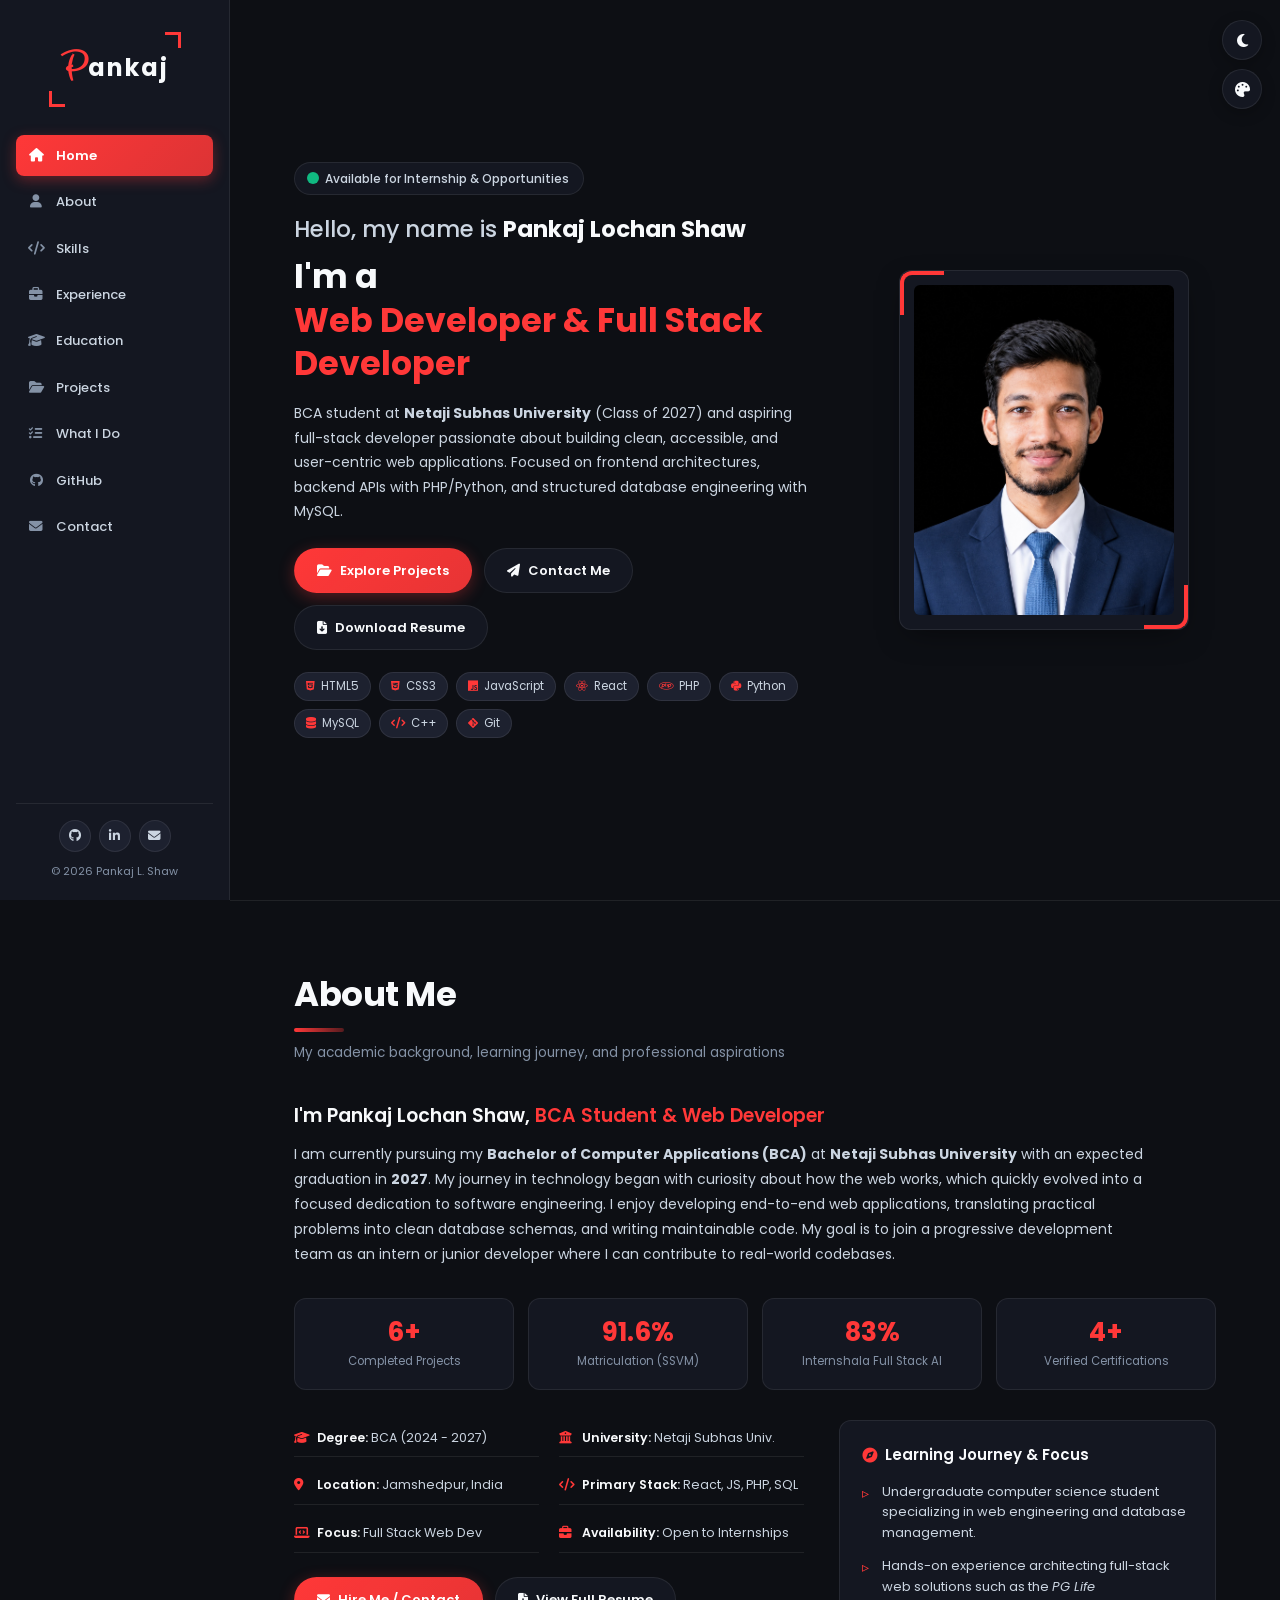
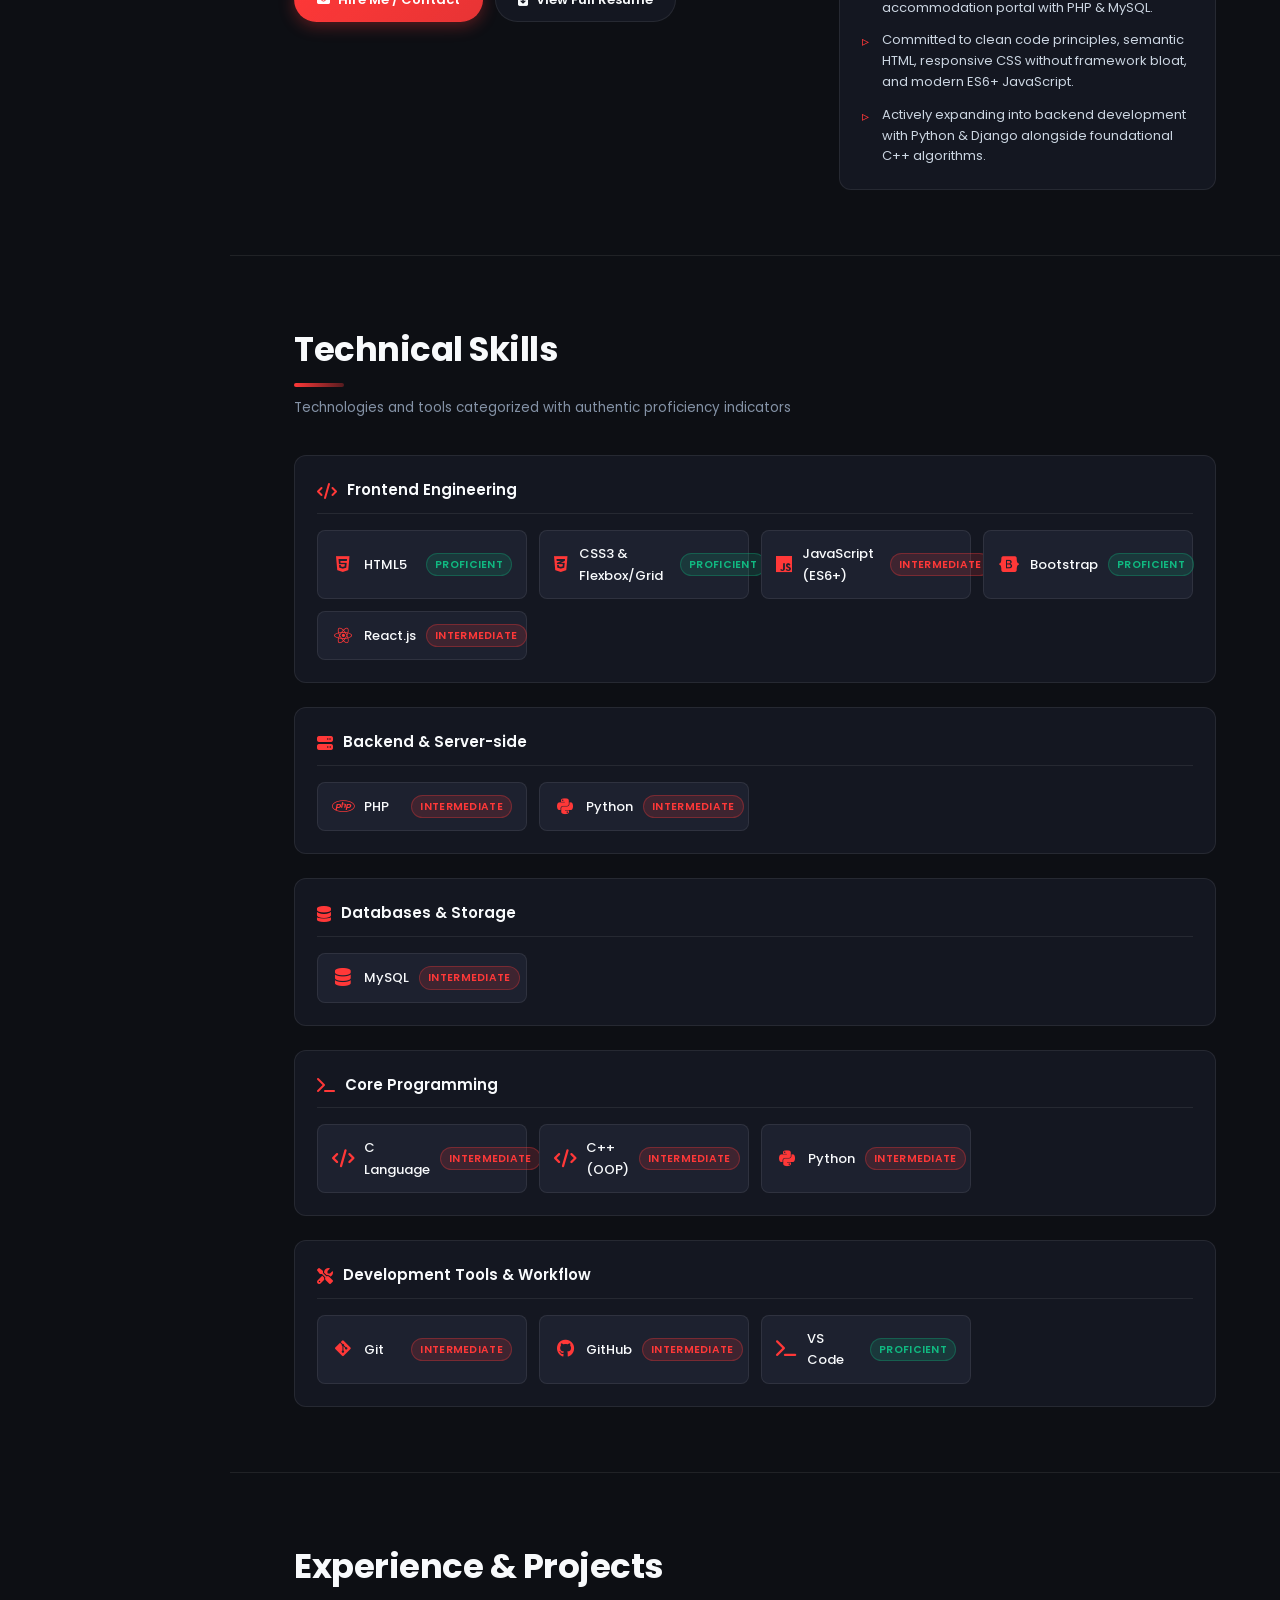
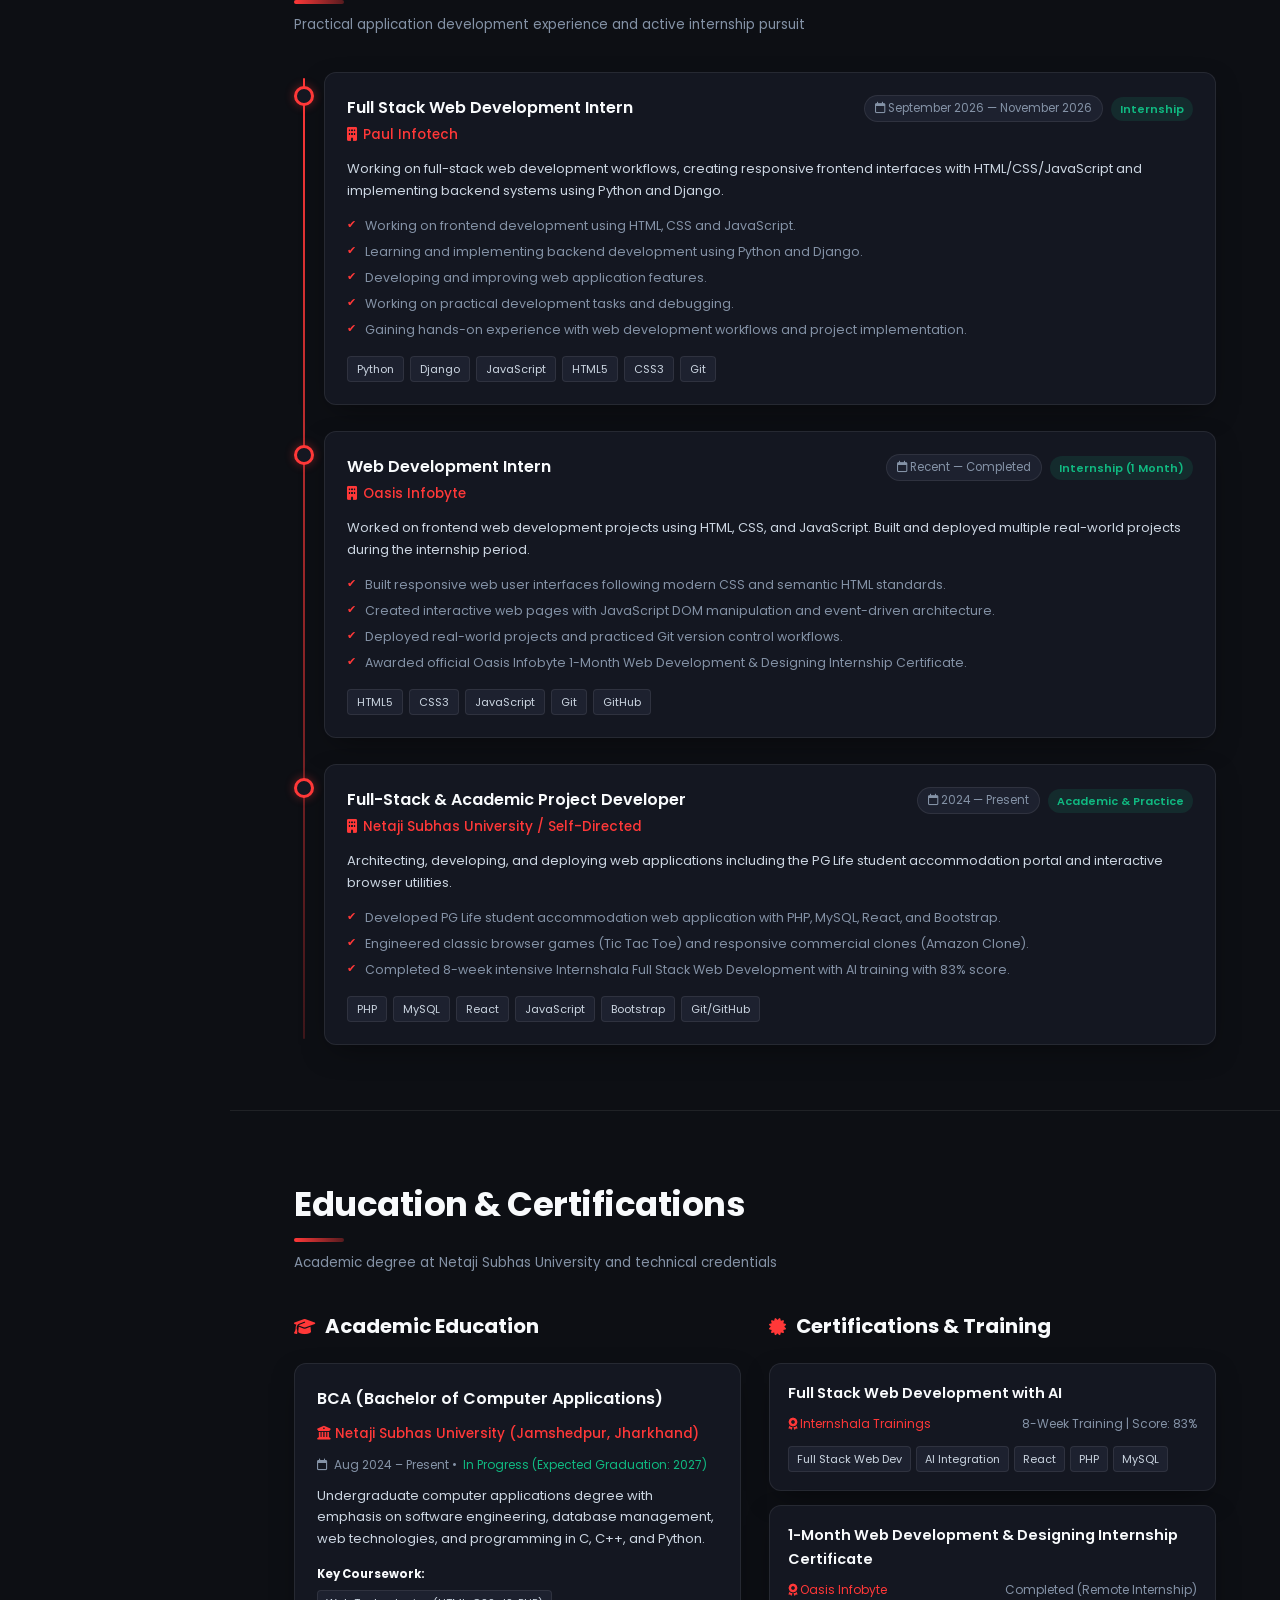
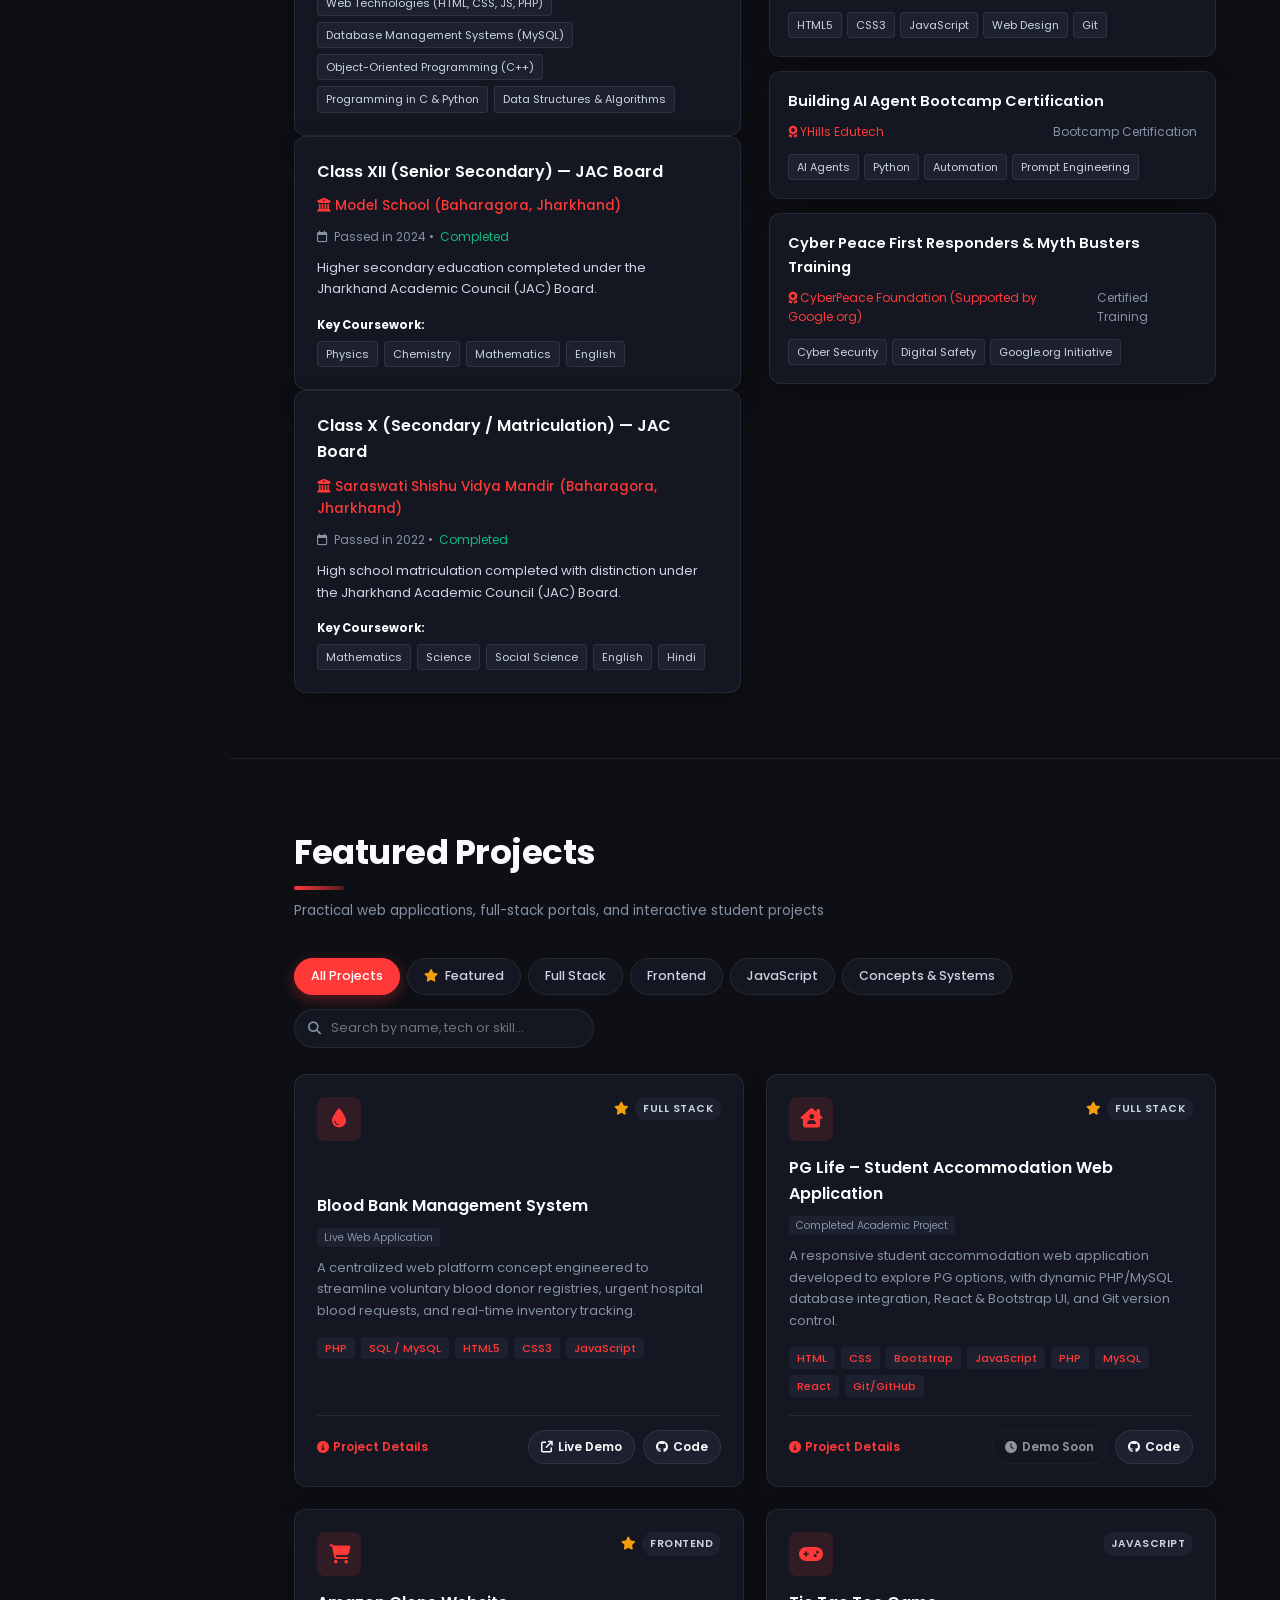
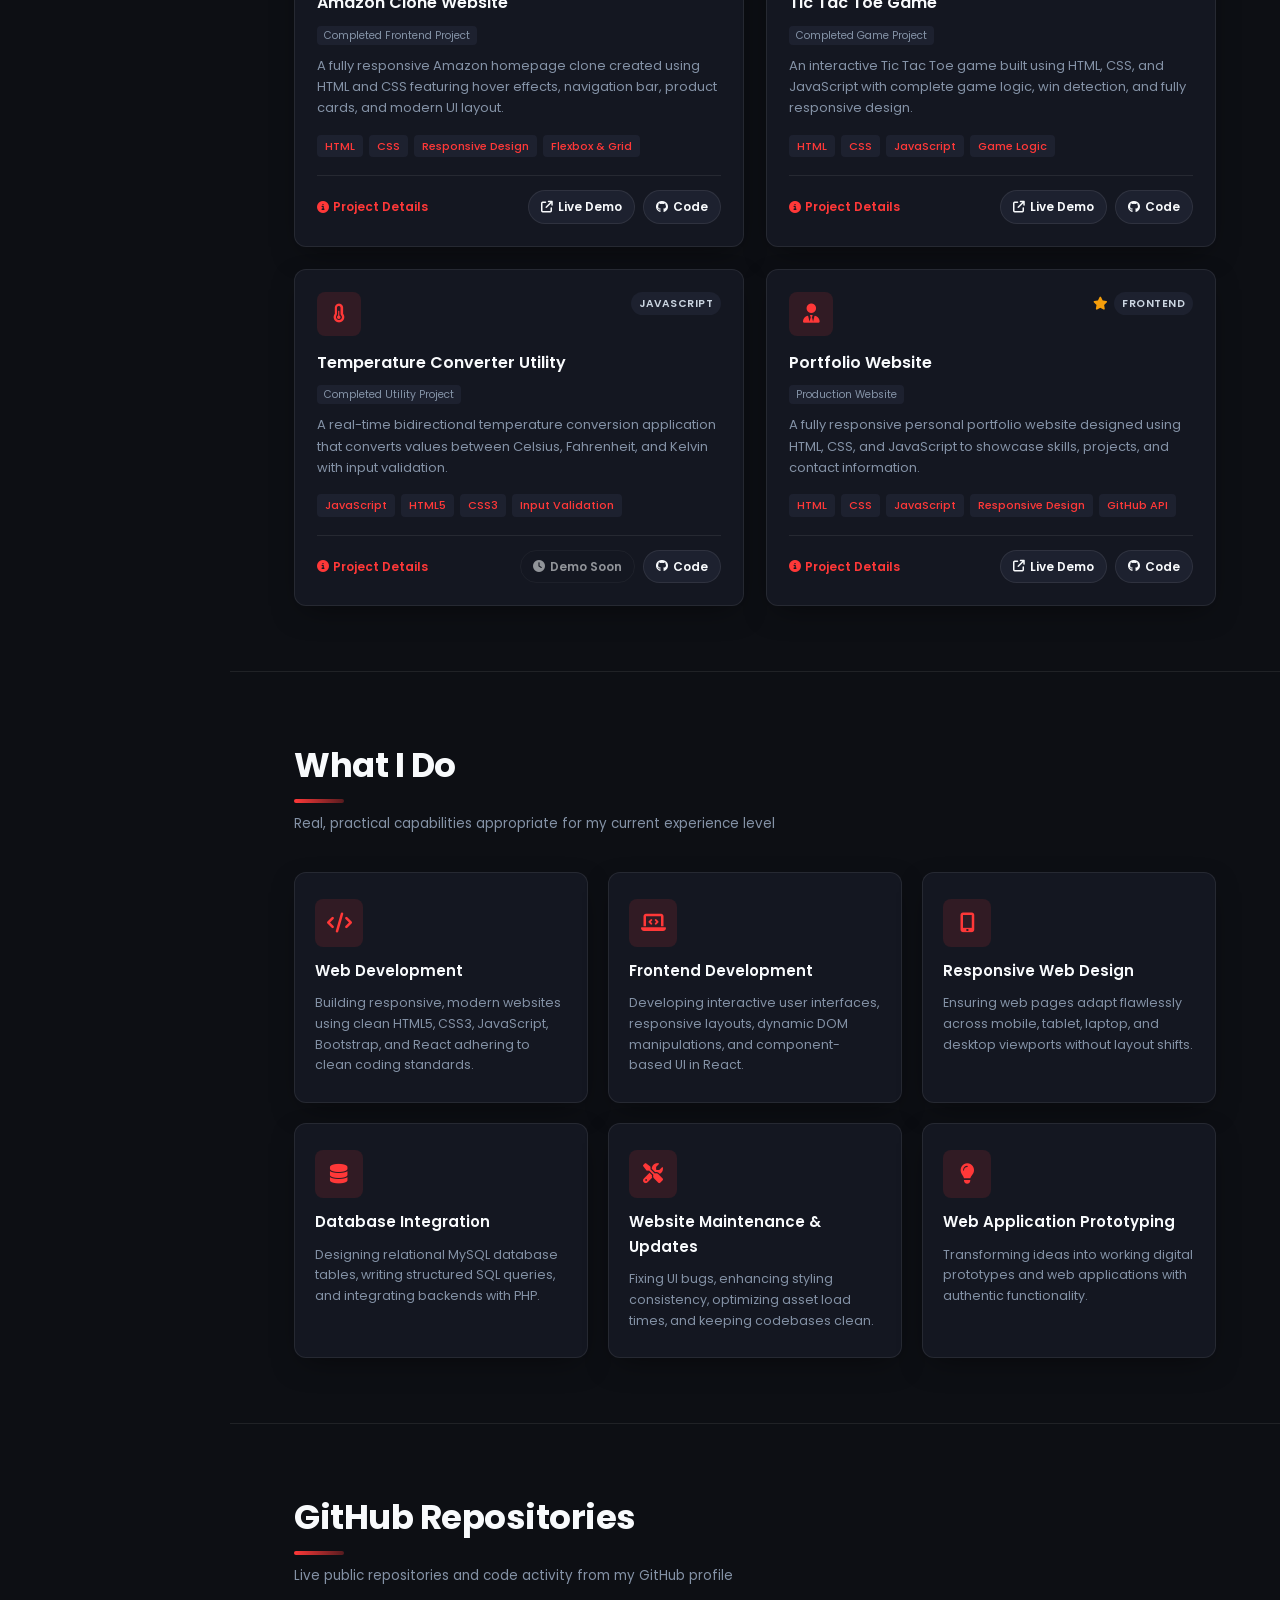
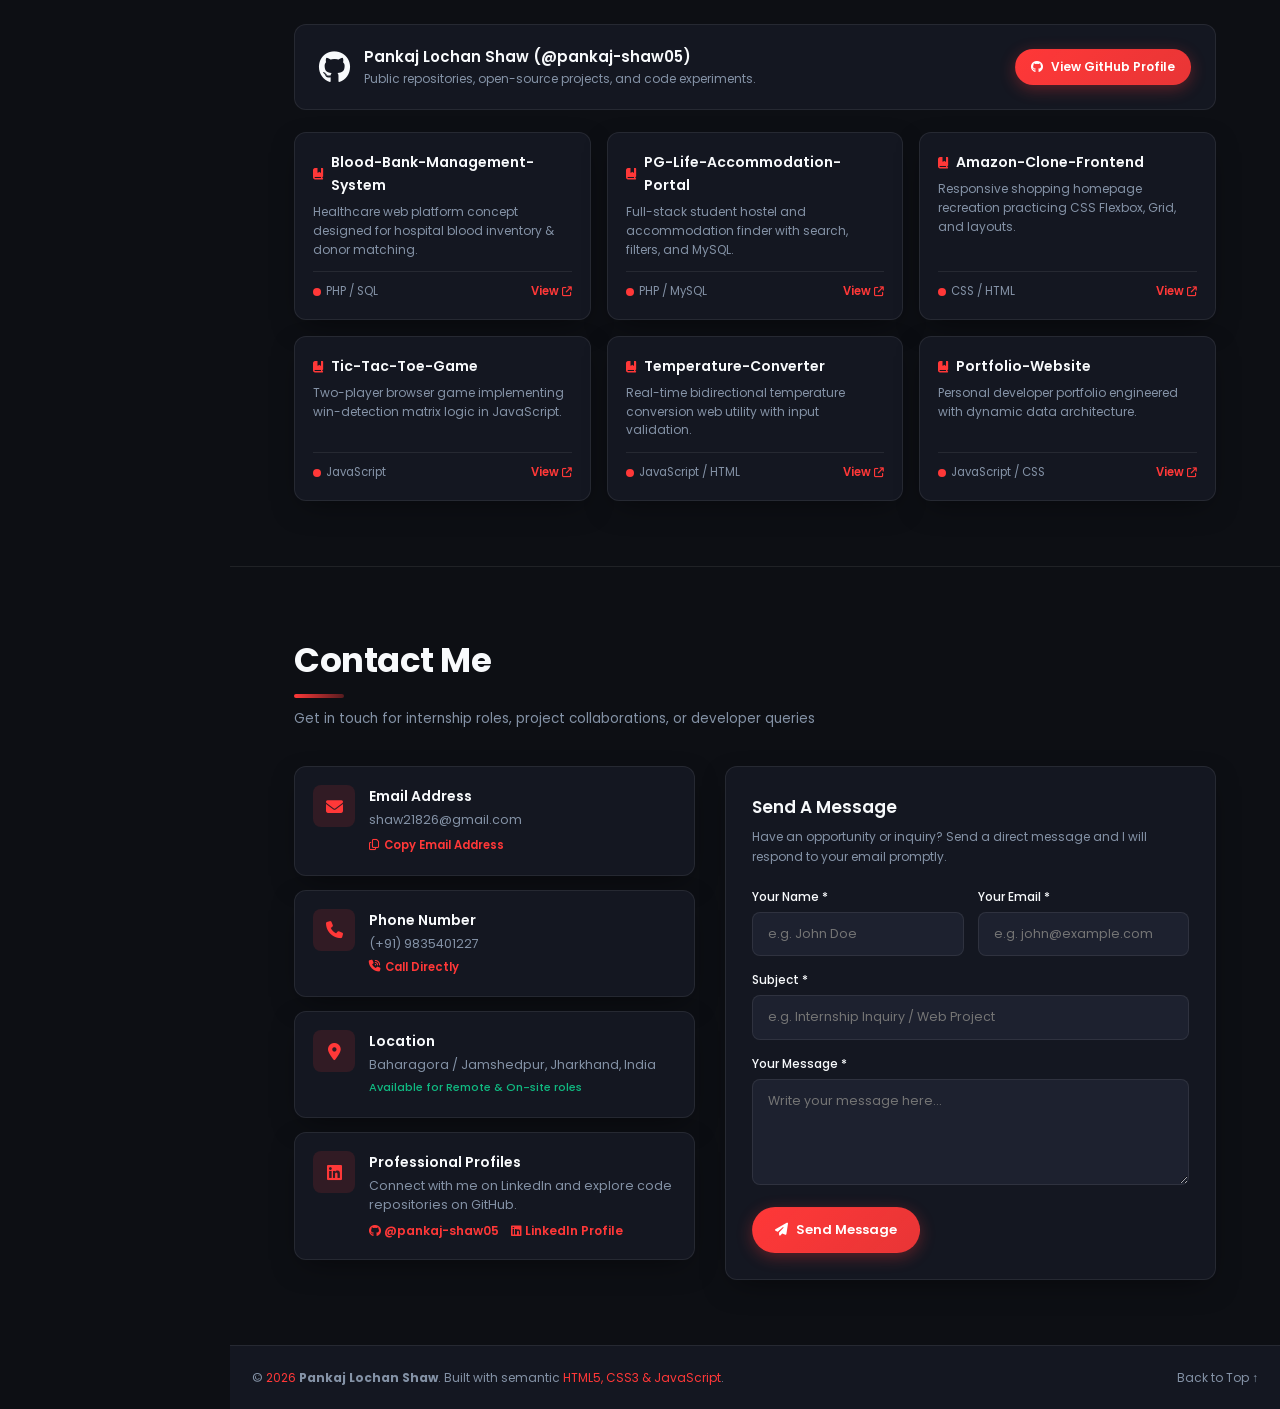
<file: index.html>
<!DOCTYPE html>
<html lang="en">
<head>
  <meta charset="UTF-8">
  <meta name="viewport" content="width=device-width, initial-scale=1.0">
  
  <!-- SEO & Social Media Metadata -->
  <title>Pankaj Lochan Shaw | Web Developer & Full Stack Developer</title>
  <meta name="description" content="Personal developer portfolio of Pankaj Lochan Shaw. BCA Student at Netaji Subhas University (Class of 2027). Specializing in React, JavaScript, PHP, MySQL, and modern web development.">
  <meta name="keywords" content="Pankaj Lochan Shaw, Web Developer, Full Stack Developer, BCA Netaji Subhas University, Frontend Developer, React, PHP, MySQL, Portfolio Jamshedpur">
  <meta name="author" content="Pankaj Lochan Shaw">
  
  <link rel="canonical" href="https://portfolio-website-ykab.onrender.com/">
  
  <!-- Open Graph / Facebook / LinkedIn -->
  <meta property="og:type" content="website">
  <meta property="og:url" content="https://portfolio-website-ykab.onrender.com/">
  <meta property="og:title" content="Pankaj Lochan Shaw | Developer Portfolio">
  <meta property="og:description" content="Explore my web development projects, skills in React, PHP, SQL, and BCA academic journey at Netaji Subhas University.">
  <meta property="og:image" content="images/pankaj.jpeg">
  
  <!-- Twitter Card -->
  <meta name="twitter:card" content="summary_large_image">
  <meta name="twitter:url" content="https://portfolio-website-ykab.onrender.com/">
  <meta name="twitter:title" content="Pankaj Lochan Shaw | Developer Portfolio">
  <meta name="twitter:description" content="BCA Student & Web Developer. Explore my projects, skills, and experience.">
  <meta name="twitter:image" content="images/pankaj.jpeg">
  
  <meta name="theme-color" content="#ff3838">
  <link rel="icon" type="image/svg+xml" href="favicon.svg">

  <!-- Google Fonts Preconnect -->
  <link rel="preconnect" href="https://fonts.googleapis.com">
  <link rel="preconnect" href="https://fonts.gstatic.com" crossorigin>
  <link href="https://fonts.googleapis.com/css2?family=Clicker+Script&family=Poppins:wght@300;400;500;600;700;800&display=swap" rel="stylesheet">
  
  <!-- Font Awesome 6.7.2 -->
  <link rel="stylesheet" href="https://cdnjs.cloudflare.com/ajax/libs/font-awesome/6.7.2/css/all.min.css" integrity="sha512-Evv84Mr4kqVGRNSgIGL/F/aIDqQb7xQ2vcrdIwxfjThSH8CSR7PBEakCr51Ck+w+/U6swU2Im1vVX0SVk9ABhg==" crossorigin="anonymous" referrerpolicy="no-referrer" />
  
  <!-- Skin Accent Stylesheet -->
  <link rel="stylesheet" href="css/skins/color-1.css">
  
  <!-- Main Stylesheet -->
  <link rel="stylesheet" href="css/style.css">
</head>
<body>

  <!-- Mobile Sidebar Backdrop Overlay -->
  <div class="sidebar-backdrop" id="sidebarBackdrop"></div>

  <!-- Mobile Hamburger Toggler Button -->
  <button class="nav-toggler" id="navToggler" aria-label="Toggle navigation menu" aria-expanded="false">
    <span></span>
    <span></span>
    <span></span>
  </button>

  <div class="main-container">
    
    <!-- ========================================================
         LEFT SIDEBAR NAVIGATION
         ======================================================== -->
    <aside class="aside" id="sidebar">
      <div class="aside-top">
        <div class="logo">
          <a href="#home" aria-label="Pankaj home">
            <span>P</span>ankaj
          </a>
        </div>
        <nav aria-label="Main navigation">
          <ul class="nav">
            <li><a href="#home" class="nav-link active"><i class="fa-solid fa-house"></i> Home</a></li>
            <li><a href="#about" class="nav-link"><i class="fa-solid fa-user"></i> About</a></li>
            <li><a href="#skills" class="nav-link"><i class="fa-solid fa-code"></i> Skills</a></li>
            <li><a href="#experience" class="nav-link"><i class="fa-solid fa-briefcase"></i> Experience</a></li>
            <li><a href="#education" class="nav-link"><i class="fa-solid fa-graduation-cap"></i> Education</a></li>
            <li><a href="#portfolio" class="nav-link"><i class="fa-solid fa-folder-open"></i> Projects</a></li>
            <li><a href="#services" class="nav-link"><i class="fa-solid fa-list-check"></i> What I Do</a></li>
            <li><a href="#github" class="nav-link"><i class="fa-brands fa-github"></i> GitHub</a></li>
            <li><a href="#contact" class="nav-link"><i class="fa-solid fa-envelope"></i> Contact</a></li>
          </ul>
        </nav>
      </div>

      <div class="sidebar-footer">
        <div class="sidebar-socials">
          <a href="https://github.com/pankaj-shaw05" target="_blank" rel="noopener noreferrer" class="social-icon-btn" aria-label="GitHub Profile">
            <i class="fa-brands fa-github"></i>
          </a>
          <a href="https://www.linkedin.com/in/pankaj-lochan-shaw-065179372" target="_blank" rel="noopener noreferrer" class="social-icon-btn" aria-label="LinkedIn Profile">
            <i class="fa-brands fa-linkedin-in"></i>
          </a>
          <a href="mailto:shaw21826@gmail.com" class="social-icon-btn" aria-label="Send Email">
            <i class="fa-solid fa-envelope"></i>
          </a>
        </div>
        <p class="sidebar-copy">© <span id="sidebarYear">2026</span> Pankaj L. Shaw</p>
      </div>
    </aside>

    <!-- ========================================================
         MAIN CONTENT AREA
         ======================================================== -->
    <main class="main-content">

      <!-- FLOATING THEME TOOLS DOCK -->
      <div class="theme-tools-dock" aria-label="Theme settings">
        <button class="tool-button" id="themeModeToggle" title="Toggle Light/Dark Mode" aria-label="Toggle Light/Dark Mode">
          <i class="fa-solid fa-moon" id="themeModeIcon"></i>
        </button>
        <div style="position: relative;">
          <button class="tool-button" id="themePanelToggle" title="Change Accent Color" aria-label="Show theme colors">
            <i class="fa-solid fa-palette"></i>
          </button>
          <div class="theme-panel" id="themePanel">
            <p class="theme-panel-title">Accent Colors</p>
            <div class="swatches">
              <button class="swatch active" data-color="#ff3838" style="--swatch:#ff3838" title="Crimson Red" aria-label="Red theme"></button>
              <button class="swatch" data-color="#ec1839" style="--swatch:#ec1839" title="Rose Pink" aria-label="Pink theme"></button>
              <button class="swatch" data-color="#1e9e88" style="--swatch:#1e9e88" title="Emerald Teal" aria-label="Teal theme"></button>
              <button class="swatch" data-color="#1854b4" style="--swatch:#1854b4" title="Royal Blue" aria-label="Blue theme"></button>
              <button class="swatch" data-color="#8b5cf6" style="--swatch:#8b5cf6" title="Electric Purple" aria-label="Purple theme"></button>
              <button class="swatch" data-color="#f59e0b" style="--swatch:#f59e0b" title="Amber Gold" aria-label="Gold theme"></button>
            </div>
          </div>
        </div>
      </div>

      <!-- ========================================================
           SECTION 1: HOME (HERO)
           ======================================================== -->
      <section class="home section" id="home">
        <div class="home-content">
          <div class="home-info">
            <div class="status-pill">
              <span class="pulse-dot"></span>
              <span>Available for Internship & Opportunities</span>
            </div>
            <h3 class="hello">Hello, my name is <span class="name">Pankaj Lochan Shaw</span></h3>
            <h2 class="my-profession">I'm a <span class="profession-highlight">Web Developer & Full Stack Developer</span></h2>
            <p class="home-bio">
              BCA student at <strong>Netaji Subhas University</strong> (Class of 2027) and aspiring full-stack developer passionate about building clean, accessible, and user-centric web applications. Focused on frontend architectures, backend APIs with PHP/Python, and structured database engineering with MySQL.
            </p>
            <div class="btn-group">
              <a href="#portfolio" class="btn btn-primary">
                <i class="fa-solid fa-folder-open"></i> Explore Projects
              </a>
              <a href="#contact" class="btn btn-outline">
                <i class="fa-solid fa-paper-plane"></i> Contact Me
              </a>
              <button class="btn btn-outline" id="viewResumeBtn" type="button">
                <i class="fa-solid fa-file-arrow-down"></i> Download Resume
              </button>
            </div>

            <!-- Tech Icons for Actual Skills -->
            <div class="hero-quick-tags">
              <span class="quick-tag"><i class="fa-brands fa-html5"></i> HTML5</span>
              <span class="quick-tag"><i class="fa-brands fa-css3-alt"></i> CSS3</span>
              <span class="quick-tag"><i class="fa-brands fa-js"></i> JavaScript</span>
              <span class="quick-tag"><i class="fa-brands fa-react"></i> React</span>
              <span class="quick-tag"><i class="fa-brands fa-php"></i> PHP</span>
              <span class="quick-tag"><i class="fa-brands fa-python"></i> Python</span>
              <span class="quick-tag"><i class="fa-solid fa-database"></i> MySQL</span>
              <span class="quick-tag"><i class="fa-solid fa-code"></i> C++</span>
              <span class="quick-tag"><i class="fa-brands fa-git-alt"></i> Git</span>
            </div>
          </div>

          <div class="home-img-wrapper">
            <div class="home-img-card">
              <span class="corner corner-top"></span>
              <img src="images/pankaj.jpeg" alt="Portrait of Pankaj Lochan Shaw" width="290" height="360">
              <span class="corner corner-bottom"></span>
            </div>
          </div>
        </div>
      </section>

      <!-- ========================================================
           SECTION 2: ABOUT ME
           ======================================================== -->
      <section class="section content-section" id="about">
        <div class="section-inner">
          <div class="section-header">
            <h2 class="section-title">About Me</h2>
            <div class="title-line"></div>
            <p class="section-subtitle">My academic background, learning journey, and professional aspirations</p>
          </div>

          <h3 class="about-heading">I'm Pankaj Lochan Shaw, <span>BCA Student & Web Developer</span></h3>
          <p class="about-intro">
            I am currently pursuing my <strong>Bachelor of Computer Applications (BCA)</strong> at <strong>Netaji Subhas University</strong> with an expected graduation in <strong>2027</strong>. My journey in technology began with curiosity about how the web works, which quickly evolved into a focused dedication to software engineering. I enjoy developing end-to-end web applications, translating practical problems into clean database schemas, and writing maintainable code. My goal is to join a progressive development team as an intern or junior developer where I can contribute to real-world codebases.
          </p>

          <!-- Genuine Verified Statistics (No inflated or artificial metrics) -->
          <div class="stats-row" id="statsContainer">
            <!-- Rendered dynamically from data/profile.js -->
          </div>

          <div class="about-grid">
            <div class="personal-details">
              <div class="detail-grid">
                <div class="detail-item">
                  <i class="fa-solid fa-graduation-cap"></i>
                  <p><strong>Degree:</strong> <span>BCA (2024 - 2027)</span></p>
                </div>
                <div class="detail-item">
                  <i class="fa-solid fa-building-columns"></i>
                  <p><strong>University:</strong> <span>Netaji Subhas Univ.</span></p>
                </div>
                <div class="detail-item">
                  <i class="fa-solid fa-location-dot"></i>
                  <p><strong>Location:</strong> <span>Jamshedpur, India</span></p>
                </div>
                <div class="detail-item">
                  <i class="fa-solid fa-code"></i>
                  <p><strong>Primary Stack:</strong> <span>React, JS, PHP, SQL</span></p>
                </div>
                <div class="detail-item">
                  <i class="fa-solid fa-laptop-code"></i>
                  <p><strong>Focus:</strong> <span>Full Stack Web Dev</span></p>
                </div>
                <div class="detail-item">
                  <i class="fa-solid fa-briefcase"></i>
                  <p><strong>Availability:</strong> <span>Open to Internships</span></p>
                </div>
              </div>
              <div class="btn-group">
                <a class="btn btn-primary" href="#contact"><i class="fa-solid fa-envelope"></i> Hire Me / Contact</a>
                <button class="btn btn-outline" id="aboutResumeBtn" type="button"><i class="fa-solid fa-file-arrow-down"></i> View Full Resume</button>
              </div>
            </div>

            <!-- Learning Journey Highlights -->
            <div class="about-highlights-box">
              <h4><i class="fa-solid fa-compass"></i> Learning Journey & Focus</h4>
              <ul class="highlights-list">
                <li>Undergraduate computer science student specializing in web engineering and database management.</li>
                <li>Hands-on experience architecting full-stack web solutions such as the <em>PG Life</em> accommodation portal with PHP & MySQL.</li>
                <li>Committed to clean code principles, semantic HTML, responsive CSS without framework bloat, and modern ES6+ JavaScript.</li>
                <li>Actively expanding into backend development with Python & Django alongside foundational C++ algorithms.</li>
              </ul>
            </div>
          </div>
        </div>
      </section>

      <!-- ========================================================
           SECTION 3: PROFESSIONAL SKILLS (CATEGORIZED)
           ======================================================== -->
      <section class="section content-section" id="skills">
        <div class="section-inner">
          <div class="section-header">
            <h2 class="section-title">Technical Skills</h2>
            <div class="title-line"></div>
            <p class="section-subtitle">Technologies and tools categorized with authentic proficiency indicators</p>
          </div>

          <div class="skills-container" id="skillsContainer">
            <!-- Dynamically populated from data/profile.js -->
          </div>
        </div>
      </section>

      <!-- ========================================================
           SECTION 4: EXPERIENCE & INTERNSHIPS (VERTICAL TIMELINE)
           ======================================================== -->
      <section class="section content-section" id="experience">
        <div class="section-inner">
          <div class="section-header">
            <h2 class="section-title">Experience & Projects</h2>
            <div class="title-line"></div>
            <p class="section-subtitle">Practical application development experience and active internship pursuit</p>
          </div>

          <div class="timeline" id="experienceContainer">
            <!-- Dynamically populated from data/profile.js -->
          </div>
        </div>
      </section>

      <!-- ========================================================
           SECTION 5: EDUCATION & CERTIFICATIONS
           ======================================================== -->
      <section class="section content-section" id="education">
        <div class="section-inner">
          <div class="section-header">
            <h2 class="section-title">Education & Certifications</h2>
            <div class="title-line"></div>
            <p class="section-subtitle">Academic degree at Netaji Subhas University and technical credentials</p>
          </div>

          <div class="edu-cert-container">
            <!-- Education Column -->
            <div class="edu-column">
              <div class="edu-cert-header">
                <i class="fa-solid fa-graduation-cap"></i>
                <h3>Academic Education</h3>
              </div>
              <div id="educationContainer">
                <!-- Dynamically populated from data/profile.js -->
              </div>
            </div>

            <!-- Certifications Column -->
            <div class="cert-column">
              <div class="edu-cert-header">
                <i class="fa-solid fa-certificate"></i>
                <h3>Certifications & Training</h3>
              </div>
              <div id="certificationsContainer" style="display: flex; flex-direction: column; gap: 14px;">
                <!-- Dynamically populated from data/profile.js -->
              </div>
            </div>
          </div>
        </div>
      </section>

      <!-- ========================================================
           SECTION 6: PROJECTS / PORTFOLIO (VERY IMPORTANT)
           ======================================================== -->
      <section class="section content-section" id="portfolio">
        <div class="section-inner">
          <div class="section-header">
            <h2 class="section-title">Featured Projects</h2>
            <div class="title-line"></div>
            <p class="section-subtitle">Practical web applications, full-stack portals, and interactive student projects</p>
          </div>

          <!-- Filter Tabs & Quick Search Toolbar -->
          <div class="portfolio-toolbar">
            <div class="portfolio-filters" id="portfolioFilters">
              <button class="filter-btn active" data-filter="all">All Projects</button>
              <button class="filter-btn" data-filter="featured"><i class="fa-solid fa-star" style="color: #f59e0b; margin-right: 4px;"></i> Featured</button>
              <button class="filter-btn" data-filter="fullstack">Full Stack</button>
              <button class="filter-btn" data-filter="frontend">Frontend</button>
              <button class="filter-btn" data-filter="javascript">JavaScript</button>
              <button class="filter-btn" data-filter="concept">Concepts & Systems</button>
            </div>
            <div class="portfolio-search">
              <i class="fa-solid fa-magnifying-glass"></i>
              <input type="text" id="projectSearch" placeholder="Search by name, tech or skill..." aria-label="Search projects">
            </div>
          </div>

          <!-- Dynamic Projects Container (Populated from data/projects.js) -->
          <div class="project-grid" id="projectsContainer">
            <!-- Projects are automatically rendered via JavaScript -->
          </div>
        </div>
      </section>

      <!-- ========================================================
           SECTION 7: WHAT I DO (SERVICES SECTION)
           ======================================================== -->
      <section class="section content-section" id="services">
        <div class="section-inner">
          <div class="section-header">
            <h2 class="section-title">What I Do</h2>
            <div class="title-line"></div>
            <p class="section-subtitle">Real, practical capabilities appropriate for my current experience level</p>
          </div>

          <div class="cards-grid" id="servicesContainer">
            <!-- Dynamically populated from data/profile.js -->
          </div>
        </div>
      </section>

      <!-- ========================================================
           SECTION 8: GITHUB INTEGRATION
           ======================================================== -->
      <section class="section content-section" id="github">
        <div class="section-inner">
          <div class="section-header">
            <h2 class="section-title">GitHub Repositories</h2>
            <div class="title-line"></div>
            <p class="section-subtitle">Live public repositories and code activity from my GitHub profile</p>
          </div>

          <!-- GitHub Profile Banner Card -->
          <div class="github-header-card">
            <div class="github-profile-info">
              <i class="fa-brands fa-github"></i>
              <div>
                <h4>Pankaj Lochan Shaw (@pankaj-shaw05)</h4>
                <p>Public repositories, open-source projects, and code experiments.</p>
              </div>
            </div>
            <a href="https://github.com/pankaj-shaw05" target="_blank" rel="noopener noreferrer" class="btn btn-primary btn-sm">
              <i class="fa-brands fa-github"></i> View GitHub Profile
            </a>
          </div>

          <!-- Dynamic GitHub Repositories Grid -->
          <div class="github-repos-grid" id="githubReposContainer">
            <!-- Repositories populated from GitHub API with graceful fallback -->
          </div>
        </div>
      </section>

      <!-- ========================================================
           SECTION 9: CONTACT ME
           ======================================================== -->
      <section class="section content-section" id="contact">
        <div class="section-inner">
          <div class="section-header">
            <h2 class="section-title">Contact Me</h2>
            <div class="title-line"></div>
            <p class="section-subtitle">Get in touch for internship roles, project collaborations, or developer queries</p>
          </div>

          <div class="contact-grid">
            <!-- Contact Info Cards -->
            <div class="contact-info-cards">
              <div class="contact-card">
                <div class="contact-card-icon"><i class="fa-solid fa-envelope"></i></div>
                <div class="contact-card-details">
                  <h4>Email Address</h4>
                  <p><a href="mailto:shaw21826@gmail.com" style="color: inherit;">shaw21826@gmail.com</a></p>
                  <button type="button" class="copy-email-btn" id="copyEmailTrigger" data-email="shaw21826@gmail.com">
                    <i class="fa-regular fa-copy"></i> Copy Email Address
                  </button>
                </div>
              </div>

              <div class="contact-card">
                <div class="contact-card-icon"><i class="fa-solid fa-phone"></i></div>
                <div class="contact-card-details">
                  <h4>Phone Number</h4>
                  <p><a href="tel:+919835401227" style="color: inherit;">(+91) 9835401227</a></p>
                  <a href="tel:+919835401227" style="color: var(--skin-color); font-size: 11.5px; font-weight: 600; display: inline-flex; align-items: center; gap: 4px; margin-top: 4px;">
                    <i class="fa-solid fa-phone-volume"></i> Call Directly
                  </a>
                </div>
              </div>

              <div class="contact-card">
                <div class="contact-card-icon"><i class="fa-solid fa-location-dot"></i></div>
                <div class="contact-card-details">
                  <h4>Location</h4>
                  <p>Baharagora / Jamshedpur, Jharkhand, India</p>
                  <span style="font-size: 11px; color: #10b981; font-weight: 500;">Available for Remote & On-site roles</span>
                </div>
              </div>

              <div class="contact-card">
                <div class="contact-card-icon"><i class="fa-brands fa-linkedin"></i></div>
                <div class="contact-card-details">
                  <h4>Professional Profiles</h4>
                  <p>Connect with me on LinkedIn and explore code repositories on GitHub.</p>
                  <div style="display: flex; gap: 12px; margin-top: 6px;">
                    <a href="https://github.com/pankaj-shaw05" target="_blank" rel="noopener noreferrer" style="color: var(--skin-color); font-size: 12px; font-weight: 600;">
                      <i class="fa-brands fa-github"></i> @pankaj-shaw05
                    </a>
                    <a href="https://www.linkedin.com/in/pankaj-lochan-shaw-065179372" target="_blank" rel="noopener noreferrer" style="color: var(--skin-color); font-size: 12px; font-weight: 600;">
                      <i class="fa-brands fa-linkedin"></i> LinkedIn Profile
                    </a>
                  </div>
                </div>
              </div>
            </div>

            <!-- Contact Message Form -->
            <div class="contact-form-box">
              <h3>Send A Message</h3>
              <p class="contact-note">
                Have an opportunity or inquiry? Send a direct message and I will respond to your email promptly.
              </p>
              <form id="contactForm" class="contact-form" novalidate>
                <div class="form-row">
                  <div class="form-group">
                    <label for="contactName">Your Name *</label>
                    <input type="text" id="contactName" name="name" class="form-control" placeholder="e.g. John Doe" required>
                  </div>
                  <div class="form-group">
                    <label for="contactEmail">Your Email *</label>
                    <input type="email" id="contactEmail" name="email" class="form-control" placeholder="e.g. john@example.com" required>
                  </div>
                </div>
                <div class="form-group">
                  <label for="contactSubject">Subject *</label>
                  <input type="text" id="contactSubject" name="subject" class="form-control" placeholder="e.g. Internship Inquiry / Web Project" required>
                </div>
                <div class="form-group">
                  <label for="contactMessage">Your Message *</label>
                  <textarea id="contactMessage" name="message" class="form-control" rows="4" placeholder="Write your message here..." required></textarea>
                </div>
                <button type="submit" class="btn btn-primary" id="sendMessageBtn">
                  <i class="fa-solid fa-paper-plane"></i> Send Message
                </button>
              </form>
            </div>
          </div>
        </div>
      </section>

      <!-- ========================================================
           SITE FOOTER
           ======================================================== -->
      <footer class="site-footer">
        <p class="footer-credits">
          © <span id="year">2026</span> <strong>Pankaj Lochan Shaw</strong>. Built with semantic <span>HTML5, CSS3 & JavaScript</span>.
        </p>
        <div class="footer-links">
          <a href="#home" class="footer-link">Back to Top ↑</a>
        </div>
      </footer>

    </main>
  </div>

  <!-- Floating Back to Top Button -->
  <button class="back-to-top-btn" id="backToTopBtn" aria-label="Back to top" title="Scroll to top">
    <i class="fa-solid fa-arrow-up"></i>
  </button>

  <!-- Toast Notification Container -->
  <div class="toast-container" id="toastContainer"></div>

  <!-- ========================================================
       MODAL 1: REUSABLE INDIVIDUAL PROJECT DETAILS VIEW
       (Displays all 10 required items for any clicked project)
       ======================================================== -->
  <div class="modal-overlay" id="projectDetailModal" role="dialog" aria-modal="true" aria-labelledby="modalProjectTitle">
    <div class="project-detail-modal-box">
      <button class="modal-close-btn" id="closeProjectDetailModal" aria-label="Close project details">
        <i class="fa-solid fa-xmark"></i>
      </button>
      <div id="projectDetailModalContent">
        <!-- Rendered dynamically by app.js -->
      </div>
    </div>
  </div>

  <!-- ========================================================
       MODAL 2: FULL RESUME VIEWER & PRINT
       ======================================================== -->
  <div class="modal-overlay" id="resumeModal">
    <div class="project-detail-modal-box" style="max-width: 820px; padding: 28px;">
      <button class="modal-close-btn" id="closeResumeModal" aria-label="Close resume modal">
        <i class="fa-solid fa-xmark"></i>
      </button>

      <!-- Resume Modal Action Header -->
      <div style="display: flex; flex-wrap: wrap; align-items: center; justify-content: space-between; gap: 12px; margin-bottom: 20px; padding-bottom: 14px; border-bottom: 1px solid var(--border-subtle);">
        <div>
          <h3 style="font-size: 18px; color: var(--text-black-900); margin-bottom: 3px;">
            <i class="fa-solid fa-file-invoice" style="color: var(--skin-color); margin-right: 6px;"></i>
            Pankaj Lochan Shaw — Official Resume
          </h3>
          <p style="font-size: 12px; color: var(--text-muted); margin: 0;">
            Web Developer | Netaji Subhas University
          </p>
        </div>
        <div class="btn-group">
          <a href="resume.html" target="_blank" class="btn btn-outline btn-sm">
            <i class="fa-solid fa-arrow-up-right-from-square"></i> Open in New Tab
          </a>
          <a href="resume.html" target="_blank" class="btn btn-primary btn-sm">
            <i class="fa-solid fa-print"></i> Print / Save as PDF
          </a>
        </div>
      </div>

      <!-- Resume Document Sheet inside Modal -->
      <div style="background: var(--bg-black-50); border: 1px solid var(--border-subtle); border-radius: var(--radius-md); padding: 24px; font-size: 13px; color: var(--text-black-700); line-height: 1.6;">
        
        <!-- Header -->
        <div style="text-align: center; margin-bottom: 20px; padding-bottom: 14px; border-bottom: 1px solid var(--border-subtle);">
          <h2 style="font-size: 22px; font-weight: 800; color: var(--text-black-900); letter-spacing: 0.5px; margin-bottom: 6px; text-transform: uppercase;">
            Pankaj Lochan Shaw
          </h2>
          <div style="display: flex; flex-wrap: wrap; justify-content: center; gap: 10px 16px; font-size: 12.5px; color: var(--text-muted);">
            <a href="mailto:shaw21826@gmail.com" style="color: var(--skin-color);"><i class="fa-solid fa-envelope"></i> shaw21826@gmail.com</a>
            <span>•</span>
            <a href="tel:+919835401227" style="color: var(--skin-color);"><i class="fa-solid fa-phone"></i> (+91) 9835401227</a>
            <span>•</span>
            <a href="https://github.com/pankaj-shaw05" target="_blank" rel="noopener noreferrer" style="color: var(--skin-color);"><i class="fa-brands fa-github"></i> @pankaj-shaw05</a>
            <span>•</span>
            <a href="https://www.linkedin.com/in/pankaj-lochan-shaw-065179372" target="_blank" rel="noopener noreferrer" style="color: var(--skin-color);"><i class="fa-brands fa-linkedin"></i> LinkedIn Profile</a>
          </div>
        </div>

        <!-- 1. SKILLS -->
        <div style="margin-bottom: 18px;">
          <h4 style="font-size: 13.5px; font-weight: 700; color: var(--text-black-900); text-transform: uppercase; border-bottom: 1px solid var(--border-subtle); padding-bottom: 4px; margin-bottom: 8px;">
            Skills
          </h4>
          <div style="display: flex; flex-direction: column; gap: 4px; font-size: 12.5px;">
            <div><strong style="color: var(--text-black-900);">❖ Programming Languages:</strong> C, C++, Python</div>
            <div><strong style="color: var(--text-black-900);">❖ Web Technologies:</strong> HTML, CSS, JavaScript, Bootstrap, React</div>
            <div><strong style="color: var(--text-black-900);">❖ Database:</strong> MySQL</div>
            <div><strong style="color: var(--text-black-900);">❖ Tools & Platforms:</strong> Git, GitHub, VS Code</div>
          </div>
        </div>

        <!-- 2. EDUCATION -->
        <div style="margin-bottom: 18px;">
          <h4 style="font-size: 13.5px; font-weight: 700; color: var(--text-black-900); text-transform: uppercase; border-bottom: 1px solid var(--border-subtle); padding-bottom: 4px; margin-bottom: 8px;">
            Education
          </h4>
          <div style="display: flex; flex-direction: column; gap: 8px; font-size: 12.5px;">
            <div style="display: flex; justify-content: space-between; flex-wrap: wrap; gap: 4px;">
              <div><strong>❖ BCA</strong> | Netaji Subhas University, Jamshedpur</div>
              <div style="color: var(--skin-color); font-weight: 600;">Aug 2024 – Present</div>
            </div>
            <div style="display: flex; justify-content: space-between; flex-wrap: wrap; gap: 4px;">
              <div><strong>❖ XII (JAC Board)</strong> | Model School, Baharagora</div>
              <div style="color: var(--text-muted);">62.3% | 2024</div>
            </div>
            <div style="display: flex; justify-content: space-between; flex-wrap: wrap; gap: 4px;">
              <div><strong>❖ X (JAC Board)</strong> | Saraswati Shishu Vidya Mandir, Baharagora</div>
              <div style="color: var(--text-muted);">91.60% | 2022</div>
            </div>
          </div>
        </div>

        <!-- 3. EXPERIENCE -->
        <div style="margin-bottom: 18px;">
          <h4 style="font-size: 13.5px; font-weight: 700; color: var(--text-black-900); text-transform: uppercase; border-bottom: 1px solid var(--border-subtle); padding-bottom: 4px; margin-bottom: 8px;">
            Experience
          </h4>
          <div style="display: flex; flex-direction: column; gap: 10px; font-size: 12.5px;">
            <div>
              <div style="display: flex; justify-content: space-between; flex-wrap: wrap; gap: 4px; margin-bottom: 4px;">
                <div><strong>❖ Full Stack Web Development Intern</strong> | Paul Infotech</div>
                <div style="color: var(--skin-color); font-weight: 600;">September 2026 – November 2026</div>
              </div>
              <ul style="list-style: disc; margin-left: 20px; color: var(--text-muted); line-height: 1.5; margin-top: 2px;">
                <li>Working on frontend development using HTML, CSS and JavaScript.</li>
                <li>Learning and implementing backend development using Python and Django.</li>
                <li>Developing and improving web application features, practical development tasks, and debugging.</li>
              </ul>
            </div>
            <div>
              <div style="display: flex; justify-content: space-between; flex-wrap: wrap; gap: 4px; margin-bottom: 4px;">
                <div><strong>❖ Web Development Intern</strong> | Oasis Infobyte</div>
                <div style="color: #10b981; font-weight: 600;">(1 Month – Remote)</div>
              </div>
              <p style="margin: 0; color: var(--text-muted); padding-left: 14px;">
                Worked on frontend web development projects using HTML, CSS, and JavaScript. Built and deployed multiple real-world projects during the internship period.
              </p>
            </div>
          </div>
        </div>

        <!-- 4. PROJECTS -->
        <div style="margin-bottom: 18px;">
          <h4 style="font-size: 13.5px; font-weight: 700; color: var(--text-black-900); text-transform: uppercase; border-bottom: 1px solid var(--border-subtle); padding-bottom: 4px; margin-bottom: 8px;">
            Projects
          </h4>
          <div style="display: flex; flex-direction: column; gap: 10px; font-size: 12.5px;">
            <div>
              <strong>❖ PG Life – Property Rental Website</strong>
              <div style="color: var(--text-muted); font-size: 12px; margin: 2px 0;">
                <em>Technologies:</em> HTML, CSS, JavaScript, Bootstrap, PHP, MySQL, Git/GitHub
              </div>
              <ul style="list-style: disc; margin-left: 20px; color: var(--text-muted); line-height: 1.5;">
                <li>Built a property rental website as part of Full Stack Development training using HTML, CSS, JavaScript, Bootstrap, PHP, and MySQL.</li>
                <li>Implemented user signup, login, and logout with session management, plus a dashboard showing properties a user has marked as interested.</li>
                <li>Built an AJAX-based 'interested' toggle backed by a JSON API, and a property listing page with filter and sort functionality.</li>
              </ul>
            </div>
            <div>
              <div style="display: flex; justify-content: space-between; flex-wrap: wrap; gap: 4px;">
                <strong>❖ Personal Developer Portfolio</strong>
                <a href="https://portfolio-website-ykab.onrender.com" target="_blank" rel="noopener noreferrer" style="color: var(--skin-color); font-weight: 600; font-size: 12px;">portfolio-website-ykab.onrender.com ↗</a>
              </div>
              <div style="color: var(--text-muted); font-size: 12px; margin: 2px 0;">
                <em>Technologies:</em> HTML5, CSS3, JavaScript, Web3Forms API, Render CI/CD
              </div>
              <ul style="list-style: disc; margin-left: 20px; color: var(--text-muted); line-height: 1.5;">
                <li>Architected a responsive developer portfolio with modular vanilla JavaScript, centralized dynamic project architecture, and zero-framework design.</li>
                <li>Integrated serverless cloud email delivery via Web3Forms API with client-side validation, forwarding inquiries directly to Gmail in real-time.</li>
                <li>Engineered dark/light theme switching with local storage persistence and deployed live on Render with automated CI/CD.</li>
              </ul>
            </div>
            <div>
              <div style="display: flex; justify-content: space-between; flex-wrap: wrap; gap: 4px;">
                <strong>❖ Amazon Clone Website</strong>
                <a href="https://neon-muffin-c06b6f.netlify.app/" target="_blank" rel="noopener noreferrer" style="color: var(--skin-color); font-weight: 600; font-size: 12px;">neon-muffin-c06b6f.netlify.app ↗</a>
              </div>
              <ul style="list-style: disc; margin-left: 20px; color: var(--text-muted); line-height: 1.5;">
                <li>Created a fully responsive Amazon homepage clone using HTML and CSS featuring hover effects, navigation bar, product cards, and modern UI layout.</li>
              </ul>
            </div>
          </div>
        </div>

        <!-- 5. ACHIEVEMENTS / CERTIFICATION -->
        <div>
          <h4 style="font-size: 13.5px; font-weight: 700; color: var(--text-black-900); text-transform: uppercase; border-bottom: 1px solid var(--border-subtle); padding-bottom: 4px; margin-bottom: 8px;">
            Achievements / Certification
          </h4>
          <div style="display: flex; flex-direction: column; gap: 5px; font-size: 12.5px;">
            <div>❖ <strong>Internshala Trainings</strong> – Full Stack Web Development with AI | 8-Week Training | <span style="color: var(--skin-color); font-weight: 600;">83%</span></div>
            <div>❖ <strong>Oasis Infobyte</strong> – 1-Month Web Development & Designing Internship Certificate</div>
            <div>❖ <strong>YHills Edutech</strong> – Building AI Agent Bootcamp Certification</div>
            <div>❖ <strong>CyberPeace Foundation</strong> – Cyber Peace First Responders & Myth Busters Training (Supported by Google.org)</div>
          </div>
        </div>

      </div>

      <div class="btn-group" style="justify-content: flex-end; margin-top: 18px;">
        <a href="mailto:shaw21826@gmail.com?subject=Opportunity%20Inquiry%20-%20Pankaj%20Lochan%20Shaw" class="btn btn-primary btn-sm">
          <i class="fa-solid fa-envelope"></i> Send Email
        </a>
      </div>
    </div>
  </div>

  <!-- ========================================================
       JAVASCRIPT MODULES
       ======================================================== -->
  <!-- 1. Centralized Profile Data (Skills, Stats, Experience, Education, Certifications) -->
  <script src="data/profile.js"></script>

  <!-- 2. Centralized Projects Database (All 14 fields) -->
  <script src="data/projects.js"></script>
  
  <!-- 3. Application Logic & Interactive Features -->
  <script src="app.js"></script>
</body>
</html>
</file>
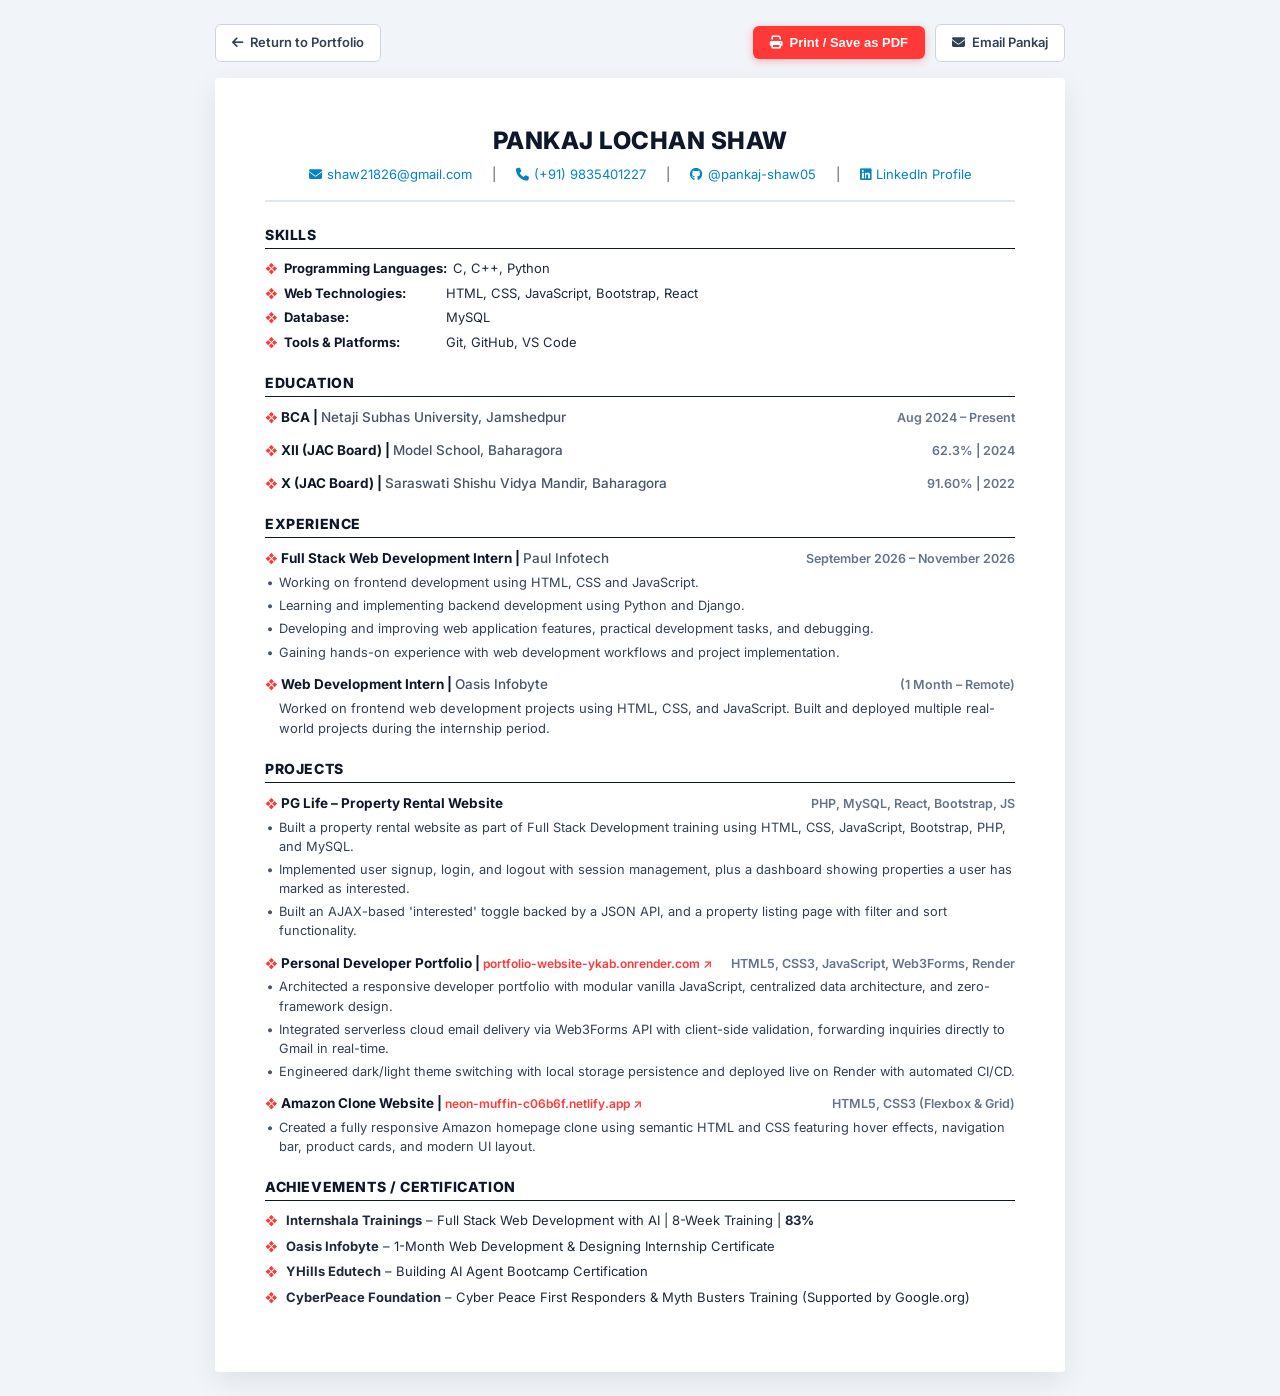
<file: resume.html>
<!DOCTYPE html>
<html lang="en">
<head>
  <meta charset="UTF-8">
  <meta name="viewport" content="width=device-width, initial-scale=1.0">
  <title>Pankaj Lochan Shaw — Resume</title>
  <link rel="icon" type="image/svg+xml" href="favicon.svg">
  <link rel="preconnect" href="https://fonts.googleapis.com">
  <link rel="preconnect" href="https://fonts.gstatic.com" crossorigin>
  <link href="https://fonts.googleapis.com/css2?family=Inter:wght@400;500;600;700;800&display=swap" rel="stylesheet">
  <link rel="stylesheet" href="https://cdnjs.cloudflare.com/ajax/libs/font-awesome/6.7.2/css/all.min.css">
  
  <style>
    *, *::before, *::after {
      margin: 0;
      padding: 0;
      box-sizing: border-box;
    }

    body {
      font-family: 'Inter', -apple-system, BlinkMacSystemFont, 'Segoe UI', Roboto, Helvetica, Arial, sans-serif;
      color: #1e293b;
      background-color: #f1f5f9;
      line-height: 1.5;
      font-size: 13.5px;
      padding: 24px 16px;
    }

    /* Floating Toolbar */
    .resume-toolbar {
      max-width: 850px;
      margin: 0 auto 16px;
      display: flex;
      align-items: center;
      justify-content: space-between;
      gap: 12px;
      flex-wrap: wrap;
    }

    .toolbar-left, .toolbar-right {
      display: flex;
      align-items: center;
      gap: 10px;
    }

    .btn {
      display: inline-flex;
      align-items: center;
      gap: 7px;
      padding: 8px 16px;
      border-radius: 6px;
      font-size: 13px;
      font-weight: 600;
      cursor: pointer;
      text-decoration: none;
      transition: all 0.2s ease;
      border: 1px solid transparent;
    }

    .btn-primary {
      background-color: #ff3838;
      color: #ffffff;
      box-shadow: 0 2px 8px rgba(255, 56, 56, 0.35);
    }
    .btn-primary:hover {
      background-color: #e02828;
      transform: translateY(-1px);
    }

    .btn-outline {
      background-color: #ffffff;
      color: #334155;
      border-color: #cbd5e1;
    }
    .btn-outline:hover {
      background-color: #f8fafc;
      color: #0f172a;
    }

    /* Resume Document Sheet */
    .resume-sheet {
      max-width: 850px;
      margin: 0 auto;
      background: #ffffff;
      padding: 45px 50px;
      box-shadow: 0 10px 30px rgba(0, 0, 0, 0.08);
      border-radius: 4px;
    }

    /* Header */
    .resume-header {
      text-align: center;
      margin-bottom: 22px;
      padding-bottom: 16px;
      border-bottom: 2px solid #e2e8f0;
    }

    .resume-name {
      font-size: 24px;
      font-weight: 800;
      color: #0f172a;
      letter-spacing: 0.5px;
      margin-bottom: 6px;
      text-transform: uppercase;
    }

    .resume-contacts {
      display: flex;
      flex-wrap: wrap;
      align-items: center;
      justify-content: center;
      gap: 12px 20px;
      font-size: 13px;
      color: #475569;
    }

    .resume-contacts a {
      color: #0284c7;
      text-decoration: none;
      display: inline-flex;
      align-items: center;
      gap: 5px;
    }

    .resume-contacts a:hover {
      text-decoration: underline;
    }

    /* Section Styling */
    .resume-section {
      margin-bottom: 20px;
    }

    .section-heading {
      font-size: 14px;
      font-weight: 800;
      color: #0f172a;
      text-transform: uppercase;
      letter-spacing: 0.6px;
      border-bottom: 1.5px solid #0f172a;
      padding-bottom: 3px;
      margin-bottom: 10px;
      display: flex;
      align-items: center;
      gap: 6px;
    }

    /* Skills List */
    .skills-list {
      display: flex;
      flex-direction: column;
      gap: 5px;
      font-size: 13px;
    }

    .skill-row {
      display: flex;
      gap: 6px;
    }

    .skill-row strong {
      color: #0f172a;
      min-width: 175px;
      display: inline-flex;
      align-items: baseline;
      gap: 6px;
    }

    .bullet-point {
      color: #ff3838;
      font-size: 12px;
    }

    /* Education & Experience Items */
    .resume-item {
      margin-bottom: 12px;
    }

    .item-header {
      display: flex;
      justify-content: space-between;
      align-items: baseline;
      gap: 10px;
      margin-bottom: 3px;
    }

    .item-title {
      font-weight: 700;
      color: #0f172a;
      font-size: 13.5px;
    }

    .item-subtitle {
      color: #475569;
      font-weight: 500;
    }

    .item-date {
      color: #64748b;
      font-size: 12.5px;
      font-weight: 600;
      text-align: right;
      white-space: nowrap;
    }

    .item-desc {
      color: #334155;
      font-size: 13px;
      line-height: 1.55;
      margin-top: 2px;
    }

    /* Bulleted Lists */
    .resume-bullets {
      list-style: none;
      display: flex;
      flex-direction: column;
      gap: 4px;
      margin-top: 4px;
      padding-left: 14px;
    }

    .resume-bullets li {
      position: relative;
      color: #334155;
      font-size: 12.8px;
      line-height: 1.5;
    }

    .resume-bullets li::before {
      content: "•";
      position: absolute;
      left: -12px;
      color: #475569;
      font-weight: bold;
    }

    .tech-inline {
      font-weight: 600;
      color: #0f172a;
    }

    /* Achievements & Certifications List */
    .achievements-list {
      display: flex;
      flex-direction: column;
      gap: 6px;
      list-style: none;
    }

    .achievements-list li {
      display: flex;
      align-items: baseline;
      gap: 8px;
      font-size: 13px;
      color: #1e293b;
    }

    /* Print Stylesheet */
    @media print {
      body {
        background: #ffffff;
        padding: 0;
      }
      .resume-toolbar {
        display: none !important;
      }
      .resume-sheet {
        box-shadow: none !important;
        padding: 0 !important;
        max-width: 100% !important;
      }
      @page {
        margin: 1.2cm;
      }
    }
  </style>
</head>
<body>

  <!-- Floating Actions Toolbar -->
  <div class="resume-toolbar">
    <div class="toolbar-left">
      <a href="index.html" class="btn btn-outline">
        <i class="fa-solid fa-arrow-left"></i> Return to Portfolio
      </a>
    </div>
    <div class="toolbar-right">
      <button onclick="window.print()" class="btn btn-primary">
        <i class="fa-solid fa-print"></i> Print / Save as PDF
      </button>
      <a href="mailto:shaw21826@gmail.com?subject=Opportunity%20Inquiry%20-%20Pankaj%20Lochan%20Shaw" class="btn btn-outline">
        <i class="fa-solid fa-envelope"></i> Email Pankaj
      </a>
    </div>
  </div>

  <!-- Master Resume Sheet -->
  <main class="resume-sheet">
    
    <!-- Header -->
    <header class="resume-header">
      <h1 class="resume-name">Pankaj Lochan Shaw</h1>
      <div class="resume-contacts">
        <a href="mailto:shaw21826@gmail.com"><i class="fa-solid fa-envelope"></i> shaw21826@gmail.com</a>
        <span>|</span>
        <a href="tel:+919835401227"><i class="fa-solid fa-phone"></i> (+91) 9835401227</a>
        <span>|</span>
        <a href="https://github.com/pankaj-shaw05" target="_blank" rel="noopener noreferrer"><i class="fa-brands fa-github"></i> @pankaj-shaw05</a>
        <span>|</span>
        <a href="https://www.linkedin.com/in/pankaj-lochan-shaw-065179372" target="_blank" rel="noopener noreferrer"><i class="fa-brands fa-linkedin"></i> LinkedIn Profile</a>
      </div>
    </header>

    <!-- SKILLS -->
    <section class="resume-section">
      <h2 class="section-heading">Skills</h2>
      <div class="skills-list">
        <div class="skill-row">
          <strong><span class="bullet-point">❖</span> Programming Languages:</strong>
          <span>C, C++, Python</span>
        </div>
        <div class="skill-row">
          <strong><span class="bullet-point">❖</span> Web Technologies:</strong>
          <span>HTML, CSS, JavaScript, Bootstrap, React</span>
        </div>
        <div class="skill-row">
          <strong><span class="bullet-point">❖</span> Database:</strong>
          <span>MySQL</span>
        </div>
        <div class="skill-row">
          <strong><span class="bullet-point">❖</span> Tools & Platforms:</strong>
          <span>Git, GitHub, VS Code</span>
        </div>
      </div>
    </section>

    <!-- EDUCATION -->
    <section class="resume-section">
      <h2 class="section-heading">Education</h2>
      
      <div class="resume-item">
        <div class="item-header">
          <div class="item-title">
            <span class="bullet-point">❖</span> BCA | <span class="item-subtitle">Netaji Subhas University, Jamshedpur</span>
          </div>
          <div class="item-date">Aug 2024 – Present</div>
        </div>
      </div>

      <div class="resume-item">
        <div class="item-header">
          <div class="item-title">
            <span class="bullet-point">❖</span> XII (JAC Board) | <span class="item-subtitle">Model School, Baharagora</span>
          </div>
          <div class="item-date">62.3% | 2024</div>
        </div>
      </div>

      <div class="resume-item">
        <div class="item-header">
          <div class="item-title">
            <span class="bullet-point">❖</span> X (JAC Board) | <span class="item-subtitle">Saraswati Shishu Vidya Mandir, Baharagora</span>
          </div>
          <div class="item-date">91.60% | 2022</div>
        </div>
      </div>
    </section>

    <!-- EXPERIENCE -->
    <section class="resume-section">
      <h2 class="section-heading">Experience</h2>
      <div class="resume-item">
        <div class="item-header">
          <div class="item-title">
            <span class="bullet-point">❖</span> Full Stack Web Development Intern | <span class="item-subtitle">Paul Infotech</span>
          </div>
          <div class="item-date">September 2026 – November 2026</div>
        </div>
        <ul class="resume-bullets">
          <li>Working on frontend development using HTML, CSS and JavaScript.</li>
          <li>Learning and implementing backend development using Python and Django.</li>
          <li>Developing and improving web application features, practical development tasks, and debugging.</li>
          <li>Gaining hands-on experience with web development workflows and project implementation.</li>
        </ul>
      </div>

      <div class="resume-item" style="margin-top: 10px;">
        <div class="item-header">
          <div class="item-title">
            <span class="bullet-point">❖</span> Web Development Intern | <span class="item-subtitle">Oasis Infobyte</span>
          </div>
          <div class="item-date">(1 Month – Remote)</div>
        </div>
        <p class="item-desc" style="padding-left: 14px;">
          Worked on frontend web development projects using HTML, CSS, and JavaScript. Built and deployed multiple real-world projects during the internship period.
        </p>
      </div>
    </section>

    <!-- PROJECTS -->
    <section class="resume-section">
      <h2 class="section-heading">Projects</h2>
      
      <!-- Project 1: PG Life -->
      <div class="resume-item">
        <div class="item-header">
          <div class="item-title">
            <span class="bullet-point">❖</span> PG Life – Property Rental Website
          </div>
          <div class="item-date">PHP, MySQL, React, Bootstrap, JS</div>
        </div>
        <ul class="resume-bullets">
          <li>Built a property rental website as part of Full Stack Development training using HTML, CSS, JavaScript, Bootstrap, PHP, and MySQL.</li>
          <li>Implemented user signup, login, and logout with session management, plus a dashboard showing properties a user has marked as interested.</li>
          <li>Built an AJAX-based 'interested' toggle backed by a JSON API, and a property listing page with filter and sort functionality.</li>
        </ul>
      </div>

      <!-- Project 2: Personal Developer Portfolio (Right below PG Life) -->
      <div class="resume-item" style="margin-top: 10px;">
        <div class="item-header">
          <div class="item-title">
            <span class="bullet-point">❖</span> Personal Developer Portfolio | <a href="https://portfolio-website-ykab.onrender.com" target="_blank" style="color: #ff3838; text-decoration: none; font-size: 12px; font-weight: 600;">portfolio-website-ykab.onrender.com ↗</a>
          </div>
          <div class="item-date">HTML5, CSS3, JavaScript, Web3Forms, Render</div>
        </div>
        <ul class="resume-bullets">
          <li>Architected a responsive developer portfolio with modular vanilla JavaScript, centralized data architecture, and zero-framework design.</li>
          <li>Integrated serverless cloud email delivery via Web3Forms API with client-side validation, forwarding inquiries directly to Gmail in real-time.</li>
          <li>Engineered dark/light theme switching with local storage persistence and deployed live on Render with automated CI/CD.</li>
        </ul>
      </div>

      <!-- Project 3: Amazon Clone -->
      <div class="resume-item" style="margin-top: 10px;">
        <div class="item-header">
          <div class="item-title">
            <span class="bullet-point">❖</span> Amazon Clone Website | <a href="https://neon-muffin-c06b6f.netlify.app/" target="_blank" style="color: #ff3838; text-decoration: none; font-size: 12px; font-weight: 600;">neon-muffin-c06b6f.netlify.app ↗</a>
          </div>
          <div class="item-date">HTML5, CSS3 (Flexbox & Grid)</div>
        </div>
        <ul class="resume-bullets">
          <li>Created a fully responsive Amazon homepage clone using semantic HTML and CSS featuring hover effects, navigation bar, product cards, and modern UI layout.</li>
        </ul>
      </div>
    </section>

    <!-- ACHIEVEMENTS / CERTIFICATION -->
    <section class="resume-section">
      <h2 class="section-heading">Achievements / Certification</h2>
      <ul class="achievements-list">
        <li>
          <span class="bullet-point">❖</span>
          <span><strong>Internshala Trainings</strong> – Full Stack Web Development with AI | 8-Week Training | <strong>83%</strong></span>
        </li>
        <li>
          <span class="bullet-point">❖</span>
          <span><strong>Oasis Infobyte</strong> – 1-Month Web Development & Designing Internship Certificate</span>
        </li>
        <li>
          <span class="bullet-point">❖</span>
          <span><strong>YHills Edutech</strong> – Building AI Agent Bootcamp Certification</span>
        </li>
        <li>
          <span class="bullet-point">❖</span>
          <span><strong>CyberPeace Foundation</strong> – Cyber Peace First Responders & Myth Busters Training (Supported by Google.org)</span>
        </li>
      </ul>
    </section>

  </main>

</body>
</html>
</file>
<file: css/skins/color-1.css>
/* Theme accent color. Default is Crimson Red. */
:root {
  --skin-color: #ff3b30;
  --skin-rgb: 255, 59, 48;
}
</file>
<file: css/style.css>
/* ==========================================================================
   PANKAJ LOCHAN SHAW — PREMIUM PROFESSIONAL DEVELOPER PORTFOLIO
   Design Identity:
   - Charcoal / Deep Dark Background
   - Red Accent (#ff3838) with Subtle Glow
   - High Contrast White Headings & Muted Grey Typography
   - Fixed Sidebar on Desktop, Smooth Responsive Drawer on Mobile
   - Clean, Consistent, Professional Cards with Subtle Borders
   ========================================================================== */

@import url("https://fonts.googleapis.com/css2?family=Clicker+Script&family=Poppins:wght@300;400;500;600;700;800&display=swap");

/* --- Design Tokens & Theme Variables --- */
:root {
  --bg-black-900: #0d0f14;
  --bg-black-100: #141721;
  --bg-black-50: #1d212f;
  --bg-card-hover: #191d2a;
  --text-black-900: #f8fafc;
  --text-black-700: #cbd5e1;
  --text-muted: #8492a6;
  
  --skin-color: #ff3838;
  --skin-rgb: 255, 56, 56;
  
  --sidebar-width: 230px;
  --transition-fast: 0.18s ease;
  --transition-normal: 0.28s cubic-bezier(0.4, 0, 0.2, 1);
  --border-subtle: rgba(255, 255, 255, 0.08);
  --border-hover: rgba(var(--skin-rgb), 0.45);
  --card-shadow: 0 10px 30px -10px rgba(0, 0, 0, 0.5);
  --glow-shadow: 0 0 25px rgba(var(--skin-rgb), 0.22);
  --radius-sm: 8px;
  --radius-md: 12px;
  --radius-lg: 16px;
  --radius-full: 9999px;
}

/* Light Theme Variables */
body.light-theme {
  --bg-black-900: #f4f6fa;
  --bg-black-100: #ffffff;
  --bg-black-50: #e8ecf4;
  --bg-card-hover: #fcfdfe;
  --text-black-900: #0f172a;
  --text-black-700: #334155;
  --text-muted: #64748b;
  --border-subtle: rgba(15, 23, 42, 0.08);
  --card-shadow: 0 10px 30px -10px rgba(15, 23, 42, 0.08);
  --glow-shadow: 0 0 25px rgba(var(--skin-rgb), 0.14);
}

/* Reset & Base */
*, *::before, *::after {
  margin: 0;
  padding: 0;
  box-sizing: border-box;
}

html {
  scroll-behavior: smooth;
  scroll-padding-top: 25px;
}

body {
  font-family: "Poppins", sans-serif;
  font-size: 14.5px;
  line-height: 1.65;
  background-color: var(--bg-black-900);
  color: var(--text-black-700);
  min-height: 100vh;
  overflow-x: hidden;
  transition: background-color var(--transition-normal), color var(--transition-normal);
}

/* Custom Scrollbar */
::-webkit-scrollbar {
  width: 8px;
}
::-webkit-scrollbar-track {
  background: var(--bg-black-900);
}
::-webkit-scrollbar-thumb {
  background: var(--bg-black-50);
  border-radius: var(--radius-full);
}
::-webkit-scrollbar-thumb:hover {
  background: var(--skin-color);
}

a {
  text-decoration: none;
  color: inherit;
  transition: color var(--transition-fast);
}

ul {
  list-style: none;
}

button, input, textarea {
  font: inherit;
}

button {
  cursor: pointer;
  background: none;
  border: none;
}

img {
  max-width: 100%;
  display: block;
}

/* Layout Container */
.main-container {
  min-height: 100vh;
  display: flex;
}

/* ==========================================================================
   SIDEBAR NAVIGATION
   ========================================================================== */
.aside {
  width: var(--sidebar-width);
  height: 100vh;
  position: fixed;
  left: 0;
  top: 0;
  padding: 26px 16px 20px;
  background: var(--bg-black-100);
  border-right: 1px solid var(--border-subtle);
  display: flex;
  flex-direction: column;
  justify-content: space-between;
  z-index: 100;
  transition: transform var(--transition-normal), background-color var(--transition-normal);
  overflow-y: auto;
}

.aside-top {
  display: flex;
  flex-direction: column;
}

/* Logo */
.logo {
  position: relative;
  align-self: center;
  margin: 6px 0 28px;
}

.logo a {
  position: relative;
  display: inline-block;
  color: var(--text-black-900);
  font-size: 24px;
  font-weight: 700;
  letter-spacing: 2px;
  padding: 6px 12px;
}

.logo a span {
  font-family: "Clicker Script", cursive;
  font-size: 38px;
  letter-spacing: 0;
  color: var(--skin-color);
  font-weight: 800;
  vertical-align: middle;
}

.logo a::before,
.logo a::after {
  content: "";
  position: absolute;
  width: 16px;
  height: 16px;
  transition: border-color var(--transition-normal);
}

.logo a::before {
  left: 0;
  bottom: 0;
  border-left: 3px solid var(--skin-color);
  border-bottom: 3px solid var(--skin-color);
}

.logo a::after {
  right: 0;
  top: 0;
  border-right: 3px solid var(--skin-color);
  border-top: 3px solid var(--skin-color);
}

/* Nav Menu */
.nav {
  display: flex;
  flex-direction: column;
  gap: 5px;
}

.nav-link {
  display: flex;
  align-items: center;
  gap: 12px;
  padding: 10px 12px;
  border-radius: var(--radius-sm);
  color: var(--text-black-700);
  font-size: 13px;
  font-weight: 500;
  transition: all var(--transition-fast);
}

.nav-link i {
  width: 16px;
  text-align: center;
  font-size: 13.5px;
  color: var(--text-muted);
  transition: color var(--transition-fast), transform var(--transition-fast);
}

.nav-link:hover {
  color: var(--text-black-900);
  background: var(--bg-black-50);
  padding-left: 15px;
}

.nav-link:hover i {
  color: var(--skin-color);
  transform: scale(1.12);
}

.nav-link.active {
  color: #ffffff;
  background: linear-gradient(135deg, var(--skin-color), rgba(var(--skin-rgb), 0.85));
  font-weight: 600;
  box-shadow: 0 4px 14px rgba(var(--skin-rgb), 0.35);
}

.nav-link.active i {
  color: #ffffff;
}

/* Sidebar Social Links */
.sidebar-footer {
  padding-top: 16px;
  border-top: 1px solid var(--border-subtle);
  display: flex;
  flex-direction: column;
  gap: 10px;
}

.sidebar-socials {
  display: flex;
  justify-content: center;
  gap: 8px;
}

.social-icon-btn {
  width: 32px;
  height: 32px;
  border-radius: 50%;
  background: var(--bg-black-50);
  border: 1px solid var(--border-subtle);
  display: flex;
  align-items: center;
  justify-content: center;
  color: var(--text-black-700);
  font-size: 12.5px;
  transition: all var(--transition-fast);
}

.social-icon-btn:hover {
  background: var(--skin-color);
  color: #ffffff;
  border-color: var(--skin-color);
  transform: translateY(-2px);
  box-shadow: 0 4px 12px rgba(var(--skin-rgb), 0.35);
}

.sidebar-copy {
  font-size: 11px;
  text-align: center;
  color: var(--text-muted);
}

/* Nav Toggler (Mobile) */
.nav-toggler {
  display: none;
}

/* ==========================================================================
   MAIN CONTENT & SECTIONS
   ========================================================================== */
.main-content {
  margin-left: var(--sidebar-width);
  flex: 1;
  min-width: 0;
  display: flex;
  flex-direction: column;
}

.section {
  padding: 65px clamp(24px, 5vw, 75px);
  background-color: var(--bg-black-900);
  display: flex;
  flex-direction: column;
  justify-content: center;
  position: relative;
}

.content-section {
  border-top: 1px solid var(--border-subtle);
}

.section-inner {
  width: 100%;
  max-width: 1080px;
  margin: 0 auto;
}

/* Section Header */
.section-header {
  margin-bottom: 36px;
}

.section-title {
  font-size: clamp(26px, 3vw, 34px);
  font-weight: 700;
  color: var(--text-black-900);
  margin-bottom: 6px;
  letter-spacing: -0.5px;
}

.title-line {
  width: 50px;
  height: 4px;
  background: linear-gradient(90deg, var(--skin-color), rgba(var(--skin-rgb), 0.3));
  border-radius: var(--radius-full);
  margin-bottom: 10px;
}

.section-subtitle {
  color: var(--text-muted);
  font-size: 13.5px;
}

/* Buttons */
.btn-group {
  display: flex;
  flex-wrap: wrap;
  gap: 12px;
  align-items: center;
}

.btn {
  display: inline-flex;
  align-items: center;
  justify-content: center;
  gap: 8px;
  padding: 11px 22px;
  border-radius: var(--radius-full);
  font-size: 13px;
  font-weight: 600;
  transition: all var(--transition-normal);
  cursor: pointer;
  text-decoration: none;
}

.btn-primary {
  background: linear-gradient(135deg, var(--skin-color), rgba(var(--skin-rgb), 0.9));
  color: #ffffff;
  border: 1px solid transparent;
  box-shadow: 0 4px 16px rgba(var(--skin-rgb), 0.32);
}

.btn-primary:hover {
  transform: translateY(-2px);
  box-shadow: 0 8px 22px rgba(var(--skin-rgb), 0.42);
  filter: brightness(1.05);
  color: #ffffff;
}

.btn-outline {
  background: var(--bg-black-100);
  color: var(--text-black-900);
  border: 1px solid var(--border-subtle);
}

.btn-outline:hover {
  border-color: var(--skin-color);
  color: var(--skin-color);
  transform: translateY(-2px);
  box-shadow: 0 4px 14px rgba(0, 0, 0, 0.15);
}

.btn-sm {
  padding: 7px 15px;
  font-size: 12px;
}

/* ==========================================================================
   HERO / HOME SECTION
   ========================================================================== */
.home {
  min-height: 100vh;
  position: relative;
  overflow: hidden;
}

.home-content {
  width: 100%;
  max-width: 1080px;
  margin: 0 auto;
  display: grid;
  grid-template-columns: minmax(0, 1.25fr) minmax(280px, 0.8fr);
  gap: clamp(28px, 4vw, 60px);
  align-items: center;
  position: relative;
  z-index: 1;
}

.status-pill {
  display: inline-flex;
  align-items: center;
  gap: 8px;
  padding: 6px 14px;
  background: var(--bg-black-100);
  border: 1px solid var(--border-subtle);
  border-radius: var(--radius-full);
  font-size: 12px;
  font-weight: 500;
  color: var(--text-black-700);
  margin-bottom: 16px;
}

.pulse-dot {
  width: 8px;
  height: 8px;
  border-radius: 50%;
  background: #10b981;
  position: relative;
}

.pulse-dot::after {
  content: "";
  position: absolute;
  top: -2px;
  left: -2px;
  right: -2px;
  bottom: -2px;
  border-radius: 50%;
  background: #10b981;
  animation: pulseAnim 1.8s infinite ease-out;
}

@keyframes pulseAnim {
  0% { transform: scale(1); opacity: 0.8; }
  100% { transform: scale(2.2); opacity: 0; }
}

.home-info .hello {
  font-size: clamp(17px, 1.8vw, 23px);
  font-weight: 500;
  color: var(--text-black-700);
  margin-bottom: 6px;
}

.home-info .name {
  color: var(--text-black-900);
  font-weight: 700;
}

.home-info .my-profession {
  font-size: clamp(22px, 2.6vw, 34px);
  font-weight: 700;
  color: var(--text-black-900);
  line-height: 1.3;
  margin-bottom: 16px;
}

.home-info .profession-highlight {
  color: var(--skin-color);
  font-weight: 700;
  display: inline-block;
}

.typing {
  color: var(--skin-color);
}

.typing-cursor {
  color: var(--skin-color);
  animation: blink 0.8s infinite;
  font-weight: 300;
  margin-left: 2px;
}

@keyframes blink {
  0%, 100% { opacity: 1; }
  50% { opacity: 0; }
}

.home-bio {
  color: var(--text-black-700);
  font-size: 14px;
  line-height: 1.75;
  max-width: 520px;
  margin-bottom: 24px;
}

/* Home Profile Image */
.home-img-wrapper {
  justify-self: center;
  position: relative;
}

.home-img-card {
  width: min(100%, 290px);
  height: 360px;
  position: relative;
  padding: 14px;
  background: var(--bg-black-100);
  border: 1px solid var(--border-subtle);
  border-radius: var(--radius-md);
  box-shadow: var(--card-shadow);
  transition: transform var(--transition-normal), box-shadow var(--transition-normal);
}

.home-img-card:hover {
  transform: translateY(-4px);
  box-shadow: 0 14px 35px rgba(0, 0, 0, 0.4), var(--glow-shadow);
}

.home-img-card img {
  width: 100%;
  height: 100%;
  object-fit: cover;
  object-position: center 25%;
  border-radius: calc(var(--radius-md) - 6px);
  position: relative;
  z-index: 1;
}

.corner {
  position: absolute;
  width: 44px;
  height: 44px;
  z-index: 2;
  pointer-events: none;
  transition: border-color var(--transition-normal);
}

.corner-top {
  top: 0;
  left: 0;
  border-top: 4px solid var(--skin-color);
  border-left: 4px solid var(--skin-color);
  border-top-left-radius: var(--radius-md);
}

.corner-bottom {
  right: 0;
  bottom: 0;
  border-right: 4px solid var(--skin-color);
  border-bottom: 4px solid var(--skin-color);
  border-bottom-right-radius: var(--radius-md);
}

/* Quick Hero Tags */
.hero-quick-tags {
  display: flex;
  flex-wrap: wrap;
  gap: 8px;
  margin-top: 22px;
}

.quick-tag {
  display: inline-flex;
  align-items: center;
  gap: 6px;
  font-size: 11.5px;
  padding: 4px 11px;
  background: var(--bg-black-50);
  border-radius: var(--radius-full);
  color: var(--text-black-700);
  border: 1px solid var(--border-subtle);
}

.quick-tag i {
  color: var(--skin-color);
}

/* ==========================================================================
   THEME SWITCHER & FLOATING TOOLS DOCK
   ========================================================================== */
.theme-tools-dock {
  position: fixed;
  right: 18px;
  top: 20px;
  z-index: 120;
  display: flex;
  flex-direction: column;
  align-items: flex-end;
  gap: 9px;
}

.tool-button {
  width: 40px;
  height: 40px;
  border-radius: 50%;
  background: var(--bg-black-100);
  border: 1px solid var(--border-subtle);
  color: var(--text-black-900);
  display: flex;
  align-items: center;
  justify-content: center;
  font-size: 15px;
  box-shadow: 0 4px 14px rgba(0, 0, 0, 0.25);
  transition: all var(--transition-fast);
}

.tool-button:hover {
  background: var(--bg-black-50);
  color: var(--skin-color);
  transform: scale(1.08);
}

.theme-panel {
  display: none;
  position: absolute;
  top: 48px;
  right: 0;
  background: var(--bg-black-100);
  border: 1px solid var(--border-subtle);
  border-radius: var(--radius-md);
  padding: 12px;
  min-width: 165px;
  box-shadow: 0 10px 30px rgba(0, 0, 0, 0.45);
}

.theme-panel.show {
  display: block;
  animation: fadeInDown 0.2s ease-out;
}

@keyframes fadeInDown {
  from { opacity: 0; transform: translateY(-6px); }
  to { opacity: 1; transform: translateY(0); }
}

.theme-panel-title {
  font-size: 11.5px;
  font-weight: 600;
  color: var(--text-black-900);
  margin-bottom: 8px;
  text-transform: uppercase;
  letter-spacing: 0.5px;
}

.swatches {
  display: grid;
  grid-template-columns: repeat(3, 1fr);
  gap: 7px;
}

.swatch {
  width: 28px;
  height: 28px;
  border-radius: 50%;
  background: var(--swatch);
  border: 2px solid transparent;
  transition: transform var(--transition-fast);
}

.swatch:hover {
  transform: scale(1.15);
}

.swatch.active {
  border-color: #ffffff;
  box-shadow: 0 0 0 2px var(--swatch);
}

/* ==========================================================================
   ABOUT SECTION
   ========================================================================== */
.about-heading {
  font-size: 19px;
  font-weight: 600;
  color: var(--text-black-900);
  margin-bottom: 10px;
}

.about-heading span {
  color: var(--skin-color);
}

.about-intro {
  color: var(--text-black-700);
  font-size: 14px;
  line-height: 1.8;
  max-width: 860px;
  margin-bottom: 30px;
}

/* Stats Counter Row (Authentic metrics only) */
.stats-row {
  display: grid;
  grid-template-columns: repeat(4, 1fr);
  gap: 14px;
  margin-bottom: 30px;
}

.stat-card {
  background: var(--bg-black-100);
  border: 1px solid var(--border-subtle);
  border-radius: var(--radius-md);
  padding: 18px 14px;
  text-align: center;
  transition: transform var(--transition-fast), border-color var(--transition-fast);
}

.stat-card:hover {
  transform: translateY(-3px);
  border-color: var(--skin-color);
}

.stat-number {
  font-size: 26px;
  font-weight: 700;
  color: var(--skin-color);
  line-height: 1.2;
}

.stat-label {
  font-size: 11.5px;
  color: var(--text-muted);
  margin-top: 4px;
}

/* About Grid */
.about-grid {
  display: grid;
  grid-template-columns: 1.15fr 0.85fr;
  gap: 35px;
}

.detail-grid {
  display: grid;
  grid-template-columns: repeat(2, minmax(0, 1fr));
  gap: 10px 20px;
  margin-bottom: 24px;
}

.detail-item {
  padding: 8px 0;
  border-bottom: 1px solid var(--border-subtle);
  display: flex;
  align-items: baseline;
  gap: 8px;
  font-size: 12.5px;
}

.detail-item i {
  color: var(--skin-color);
  width: 15px;
}

.detail-item strong {
  color: var(--text-black-900);
  font-weight: 600;
}

.detail-item span {
  color: var(--text-black-700);
}

/* About Highlights Box */
.about-highlights-box {
  background: var(--bg-black-100);
  border: 1px solid var(--border-subtle);
  border-radius: var(--radius-md);
  padding: 22px;
}

.about-highlights-box h4 {
  font-size: 15px;
  font-weight: 600;
  color: var(--text-black-900);
  margin-bottom: 14px;
  display: flex;
  align-items: center;
  gap: 8px;
}

.about-highlights-box h4 i {
  color: var(--skin-color);
}

.highlights-list {
  display: flex;
  flex-direction: column;
  gap: 12px;
  font-size: 13px;
  color: var(--text-black-700);
}

.highlights-list li {
  position: relative;
  padding-left: 20px;
  line-height: 1.6;
}

.highlights-list li::before {
  content: "▹";
  position: absolute;
  left: 0;
  color: var(--skin-color);
  font-size: 14px;
}

/* ==========================================================================
   SKILLS SECTION (CATEGORIZED WITH PROFICIENCY LABELS)
   ========================================================================== */
.skills-container {
  display: flex;
  flex-direction: column;
  gap: 24px;
}

.skills-category-group {
  background: var(--bg-black-100);
  border: 1px solid var(--border-subtle);
  border-radius: var(--radius-md);
  padding: 22px;
  transition: border-color var(--transition-fast);
}

.skills-category-group:hover {
  border-color: rgba(var(--skin-rgb), 0.35);
}

.skills-category-header {
  display: flex;
  align-items: center;
  gap: 10px;
  margin-bottom: 16px;
  padding-bottom: 10px;
  border-bottom: 1px solid var(--border-subtle);
}

.skills-category-header i {
  color: var(--skin-color);
  font-size: 16px;
}

.skills-category-header h3 {
  font-size: 15px;
  font-weight: 600;
  color: var(--text-black-900);
}

.skills-grid {
  display: grid;
  grid-template-columns: repeat(auto-fill, minmax(210px, 1fr));
  gap: 12px;
}

.skill-card {
  background: var(--bg-black-50);
  border: 1px solid var(--border-subtle);
  border-radius: var(--radius-sm);
  padding: 12px 14px;
  display: flex;
  align-items: center;
  justify-content: space-between;
  gap: 10px;
  transition: all var(--transition-fast);
}

.skill-card:hover {
  transform: translateY(-2px);
  border-color: var(--skin-color);
  background: var(--bg-card-hover);
}

.skill-info {
  display: flex;
  align-items: center;
  gap: 10px;
}

.skill-info i {
  font-size: 18px;
  color: var(--skin-color);
  width: 22px;
  text-align: center;
}

.skill-name {
  font-size: 13px;
  font-weight: 500;
  color: var(--text-black-900);
}

.skill-level-badge {
  font-size: 10.5px;
  padding: 2px 8px;
  border-radius: var(--radius-full);
  font-weight: 600;
  letter-spacing: 0.3px;
  text-transform: uppercase;
}

.skill-level-badge.proficient {
  background: rgba(16, 185, 129, 0.15);
  color: #10b981;
  border: 1px solid rgba(16, 185, 129, 0.3);
}

.skill-level-badge.intermediate {
  background: rgba(var(--skin-rgb), 0.15);
  color: var(--skin-color);
  border: 1px solid rgba(var(--skin-rgb), 0.3);
}

.skill-level-badge.beginner {
  background: rgba(245, 158, 11, 0.15);
  color: #f59e0b;
  border: 1px solid rgba(245, 158, 11, 0.3);
}

/* ==========================================================================
   EXPERIENCE & INTERNSHIPS (VERTICAL TIMELINE)
   ========================================================================== */
.timeline {
  position: relative;
  padding-left: 30px;
  display: flex;
  flex-direction: column;
  gap: 26px;
}

.timeline::before {
  content: "";
  position: absolute;
  left: 9px;
  top: 6px;
  bottom: 6px;
  width: 2px;
  background: linear-gradient(180deg, var(--skin-color) 0%, rgba(var(--skin-rgb), 0.2) 100%);
  border-radius: 2px;
}

.timeline-item {
  position: relative;
}

.timeline-dot {
  position: absolute;
  left: -30px;
  top: 14px;
  width: 20px;
  height: 20px;
  border-radius: 50%;
  background: var(--bg-black-100);
  border: 3px solid var(--skin-color);
  box-shadow: 0 0 10px rgba(var(--skin-rgb), 0.4);
}

.timeline-card {
  background: var(--bg-black-100);
  border: 1px solid var(--border-subtle);
  border-radius: var(--radius-md);
  padding: 22px;
  box-shadow: var(--card-shadow);
  transition: transform var(--transition-fast), border-color var(--transition-fast);
}

.timeline-card:hover {
  transform: translateY(-2px);
  border-color: rgba(var(--skin-rgb), 0.4);
}

.timeline-header {
  display: flex;
  flex-wrap: wrap;
  align-items: flex-start;
  justify-content: space-between;
  gap: 10px;
  margin-bottom: 12px;
}

.timeline-role {
  font-size: 16px;
  font-weight: 600;
  color: var(--text-black-900);
}

.timeline-org {
  color: var(--skin-color);
  font-size: 13.5px;
  font-weight: 500;
  display: flex;
  align-items: center;
  gap: 6px;
  margin-top: 2px;
}

.timeline-meta {
  display: flex;
  flex-wrap: wrap;
  gap: 8px;
  align-items: center;
}

.timeline-date {
  font-size: 11.5px;
  color: var(--text-muted);
  background: var(--bg-black-50);
  padding: 3px 10px;
  border-radius: var(--radius-full);
  border: 1px solid var(--border-subtle);
}

.timeline-mode {
  font-size: 11px;
  color: #10b981;
  background: rgba(16, 185, 129, 0.12);
  padding: 3px 9px;
  border-radius: var(--radius-full);
  font-weight: 600;
}

.timeline-desc {
  font-size: 13px;
  color: var(--text-black-700);
  line-height: 1.7;
  margin-bottom: 14px;
}

.timeline-responsibilities {
  list-style: none;
  display: flex;
  flex-direction: column;
  gap: 6px;
  margin-bottom: 16px;
}

.timeline-responsibilities li {
  position: relative;
  padding-left: 18px;
  font-size: 12.5px;
  color: var(--text-muted);
  line-height: 1.6;
}

.timeline-responsibilities li::before {
  content: "✔";
  position: absolute;
  left: 0;
  color: var(--skin-color);
  font-size: 11px;
}

.timeline-tags {
  display: flex;
  flex-wrap: wrap;
  gap: 6px;
}

.timeline-tag {
  font-size: 11px;
  padding: 3px 9px;
  background: var(--bg-black-50);
  border-radius: 4px;
  color: var(--text-black-700);
  border: 1px solid var(--border-subtle);
}

/* ==========================================================================
   EDUCATION & CERTIFICATIONS SECTIONS
   ========================================================================== */
.edu-cert-container {
  display: grid;
  grid-template-columns: 1fr 1fr;
  gap: 28px;
}

.edu-column, .cert-column {
  display: flex;
  flex-direction: column;
  gap: 16px;
}

.edu-cert-header {
  display: flex;
  align-items: center;
  gap: 10px;
  font-size: 17px;
  font-weight: 600;
  color: var(--text-black-900);
  margin-bottom: 4px;
}

.edu-cert-header i {
  color: var(--skin-color);
}

.edu-card {
  background: var(--bg-black-100);
  border: 1px solid var(--border-subtle);
  border-radius: var(--radius-md);
  padding: 22px;
  box-shadow: var(--card-shadow);
  display: flex;
  flex-direction: column;
  gap: 10px;
}

.edu-degree {
  font-size: 16px;
  font-weight: 600;
  color: var(--text-black-900);
}

.edu-inst {
  font-size: 13.5px;
  color: var(--skin-color);
  font-weight: 500;
}

.edu-duration {
  font-size: 12px;
  color: var(--text-muted);
  display: flex;
  align-items: center;
  gap: 6px;
}

.edu-desc {
  font-size: 13px;
  color: var(--text-black-700);
  line-height: 1.65;
}

.coursework-list {
  display: flex;
  flex-wrap: wrap;
  gap: 6px;
  margin-top: 6px;
}

.coursework-pill {
  font-size: 11px;
  padding: 3px 8px;
  background: var(--bg-black-50);
  border-radius: 4px;
  color: var(--text-black-700);
  border: 1px solid var(--border-subtle);
}

.cert-card {
  background: var(--bg-black-100);
  border: 1px solid var(--border-subtle);
  border-radius: var(--radius-md);
  padding: 18px;
  display: flex;
  flex-direction: column;
  gap: 8px;
  box-shadow: var(--card-shadow);
  transition: transform var(--transition-fast), border-color var(--transition-fast);
}

.cert-card:hover {
  transform: translateY(-2px);
  border-color: var(--skin-color);
}

.cert-title {
  font-size: 14.5px;
  font-weight: 600;
  color: var(--text-black-900);
}

.cert-meta {
  display: flex;
  justify-content: space-between;
  font-size: 12px;
  color: var(--text-muted);
}

.cert-meta span:first-child {
  color: var(--skin-color);
}

.cert-skills {
  display: flex;
  flex-wrap: wrap;
  gap: 5px;
  margin-top: 4px;
}

/* ==========================================================================
   PORTFOLIO / PROJECTS SECTION
   ========================================================================== */
.portfolio-toolbar {
  display: flex;
  flex-wrap: wrap;
  align-items: center;
  justify-content: space-between;
  gap: 14px;
  margin-bottom: 26px;
}

.portfolio-filters {
  display: flex;
  flex-wrap: wrap;
  gap: 7px;
}

.filter-btn {
  padding: 7px 16px;
  background: var(--bg-black-100);
  border: 1px solid var(--border-subtle);
  border-radius: var(--radius-full);
  color: var(--text-black-700);
  font-size: 12.5px;
  font-weight: 500;
  transition: all var(--transition-fast);
}

.filter-btn:hover {
  color: var(--text-black-900);
  border-color: var(--skin-color);
}

.filter-btn.active {
  background: var(--skin-color);
  border-color: var(--skin-color);
  color: #ffffff;
  box-shadow: 0 4px 14px rgba(var(--skin-rgb), 0.35);
}

.portfolio-search {
  position: relative;
  min-width: 250px;
}

.portfolio-search i {
  position: absolute;
  left: 14px;
  top: 50%;
  transform: translateY(-50%);
  color: var(--text-muted);
  font-size: 13px;
  pointer-events: none;
}

.portfolio-search input {
  width: 100%;
  padding: 8px 14px 8px 36px;
  background: var(--bg-black-100);
  border: 1px solid var(--border-subtle);
  border-radius: var(--radius-full);
  color: var(--text-black-900);
  font-size: 12.5px;
  outline: none;
  transition: border-color var(--transition-fast);
}

.portfolio-search input:focus {
  border-color: var(--skin-color);
}

/* Project Cards Grid */
.project-grid {
  display: grid;
  grid-template-columns: repeat(2, minmax(0, 1fr));
  gap: 22px;
}

.project-card {
  background: var(--bg-black-100);
  border: 1px solid var(--border-subtle);
  border-radius: var(--radius-md);
  padding: 22px;
  display: flex;
  flex-direction: column;
  justify-content: space-between;
  box-shadow: var(--card-shadow);
  transition: transform var(--transition-normal), border-color var(--transition-normal), box-shadow var(--transition-normal);
  cursor: pointer;
}

.project-card:hover {
  transform: translateY(-4px);
  border-color: rgba(var(--skin-rgb), 0.45);
  box-shadow: 0 14px 35px rgba(0, 0, 0, 0.4), var(--glow-shadow);
}

.project-card-header {
  display: flex;
  align-items: flex-start;
  justify-content: space-between;
  margin-bottom: 14px;
}

.project-icon-box {
  width: 44px;
  height: 44px;
  border-radius: var(--radius-sm);
  background: rgba(var(--skin-rgb), 0.12);
  color: var(--skin-color);
  display: flex;
  align-items: center;
  justify-content: center;
  font-size: 19px;
  transition: transform var(--transition-fast);
}

.project-card:hover .project-icon-box {
  transform: scale(1.1) rotate(4deg);
}

.project-badges {
  display: flex;
  align-items: center;
  gap: 6px;
}

.project-cat-badge {
  font-size: 10.5px;
  font-weight: 600;
  text-transform: uppercase;
  letter-spacing: 0.5px;
  padding: 3px 8px;
  border-radius: var(--radius-full);
  background: var(--bg-black-50);
  color: var(--text-black-700);
}

.featured-star {
  color: #f59e0b;
  font-size: 13px;
}

.project-card-body h4 {
  font-size: 16px;
  font-weight: 600;
  color: var(--text-black-900);
  margin-bottom: 8px;
  transition: color var(--transition-fast);
}

.project-card:hover .project-card-body h4 {
  color: var(--skin-color);
}

.project-card-body p {
  color: var(--text-muted);
  font-size: 13px;
  line-height: 1.65;
  margin-bottom: 16px;
}

.project-tags {
  display: flex;
  flex-wrap: wrap;
  gap: 6px;
  margin-bottom: 18px;
}

.project-tag {
  display: inline-block;
  font-size: 11px;
  padding: 2px 8px;
  border-radius: 4px;
  background: var(--bg-black-50);
  color: var(--skin-color);
  font-weight: 500;
}

.project-card-actions {
  display: flex;
  align-items: center;
  justify-content: space-between;
  gap: 8px;
  padding-top: 14px;
  border-top: 1px solid var(--border-subtle);
}

.project-action-links {
  display: flex;
  gap: 8px;
}

.project-btn {
  display: inline-flex;
  align-items: center;
  gap: 5px;
  font-size: 12px;
  font-weight: 600;
  padding: 6px 12px;
  border-radius: var(--radius-full);
  border: 1px solid var(--border-subtle);
  background: var(--bg-black-50);
  color: var(--text-black-900);
  transition: all var(--transition-fast);
}

.project-btn:hover {
  background: var(--skin-color);
  color: #ffffff;
  border-color: var(--skin-color);
  transform: translateY(-2px);
}

.project-btn.disabled {
  opacity: 0.55;
  cursor: not-allowed;
  background: transparent;
}

.project-btn.disabled:hover {
  transform: none;
  background: transparent;
  color: var(--text-muted);
  border-color: var(--border-subtle);
}

.view-details-btn {
  color: var(--skin-color);
  font-size: 12px;
  font-weight: 600;
  display: inline-flex;
  align-items: center;
  gap: 4px;
}

.view-details-btn:hover {
  text-decoration: underline;
}

/* ==========================================================================
   WHAT I DO (SERVICES SECTION)
   ========================================================================== */
.cards-grid {
  display: grid;
  grid-template-columns: repeat(3, minmax(0, 1fr));
  gap: 20px;
}

.service-card {
  background: var(--bg-black-100);
  border: 1px solid var(--border-subtle);
  border-radius: var(--radius-md);
  padding: 26px 20px;
  text-align: left;
  position: relative;
  overflow: hidden;
  display: flex;
  flex-direction: column;
  gap: 10px;
  box-shadow: var(--card-shadow);
  transition: transform var(--transition-normal), border-color var(--transition-normal), box-shadow var(--transition-normal);
}

.service-card::before {
  content: "";
  position: absolute;
  top: 0;
  left: 0;
  width: 100%;
  height: 3px;
  background: transparent;
  transition: background var(--transition-fast);
}

.service-card:hover {
  transform: translateY(-4px);
  border-color: rgba(var(--skin-rgb), 0.4);
  box-shadow: 0 12px 28px rgba(0, 0, 0, 0.4), var(--glow-shadow);
}

.service-card:hover::before {
  background: var(--skin-color);
}

.service-icon-box {
  width: 48px;
  height: 48px;
  border-radius: var(--radius-sm);
  background: rgba(var(--skin-rgb), 0.12);
  display: flex;
  align-items: center;
  justify-content: center;
  font-size: 20px;
  color: var(--skin-color);
  margin-bottom: 2px;
}

.service-card h3 {
  font-size: 15px;
  font-weight: 600;
  color: var(--text-black-900);
}

.service-card p {
  color: var(--text-muted);
  font-size: 12.5px;
  line-height: 1.65;
}

/* ==========================================================================
   GITHUB INTEGRATION SECTION
   ========================================================================== */
.github-header-card {
  background: var(--bg-black-100);
  border: 1px solid var(--border-subtle);
  border-radius: var(--radius-md);
  padding: 20px 24px;
  display: flex;
  align-items: center;
  justify-content: space-between;
  gap: 16px;
  margin-bottom: 22px;
}

.github-profile-info {
  display: flex;
  align-items: center;
  gap: 14px;
}

.github-profile-info i {
  font-size: 32px;
  color: var(--text-black-900);
}

.github-profile-info h4 {
  font-size: 15px;
  font-weight: 600;
  color: var(--text-black-900);
}

.github-profile-info p {
  font-size: 12px;
  color: var(--text-muted);
}

.github-repos-grid {
  display: grid;
  grid-template-columns: repeat(3, minmax(0, 1fr));
  gap: 16px;
}

.repo-card {
  background: var(--bg-black-100);
  border: 1px solid var(--border-subtle);
  border-radius: var(--radius-md);
  padding: 18px;
  display: flex;
  flex-direction: column;
  justify-content: space-between;
  box-shadow: var(--card-shadow);
  transition: transform var(--transition-fast), border-color var(--transition-fast);
}

.repo-card:hover {
  transform: translateY(-3px);
  border-color: var(--skin-color);
}

.repo-card-top {
  margin-bottom: 12px;
}

.repo-name {
  font-size: 14px;
  font-weight: 600;
  color: var(--text-black-900);
  display: flex;
  align-items: center;
  gap: 7px;
  margin-bottom: 6px;
}

.repo-name i {
  color: var(--skin-color);
  font-size: 12px;
}

.repo-desc {
  font-size: 12px;
  color: var(--text-muted);
  line-height: 1.55;
}

.repo-card-bottom {
  display: flex;
  align-items: center;
  justify-content: space-between;
  font-size: 11.5px;
  color: var(--text-muted);
  padding-top: 10px;
  border-top: 1px solid var(--border-subtle);
}

.repo-lang {
  display: inline-flex;
  align-items: center;
  gap: 5px;
}

.repo-lang-dot {
  width: 8px;
  height: 8px;
  border-radius: 50%;
  background: var(--skin-color);
}

/* ==========================================================================
   CONTACT SECTION
   ========================================================================== */
.contact-grid {
  display: grid;
  grid-template-columns: 0.9fr 1.1fr;
  gap: 30px;
}

.contact-info-cards {
  display: flex;
  flex-direction: column;
  gap: 14px;
}

.contact-card {
  background: var(--bg-black-100);
  border: 1px solid var(--border-subtle);
  border-radius: var(--radius-md);
  padding: 18px;
  display: flex;
  align-items: flex-start;
  gap: 14px;
  box-shadow: var(--card-shadow);
  transition: transform var(--transition-fast), border-color var(--transition-fast);
}

.contact-card:hover {
  transform: translateY(-2px);
  border-color: var(--skin-color);
}

.contact-card-icon {
  width: 42px;
  height: 42px;
  border-radius: var(--radius-sm);
  background: rgba(var(--skin-rgb), 0.12);
  color: var(--skin-color);
  display: flex;
  align-items: center;
  justify-content: center;
  font-size: 17px;
  flex-shrink: 0;
}

.contact-card-details h4 {
  font-size: 14px;
  font-weight: 600;
  color: var(--text-black-900);
  margin-bottom: 3px;
}

.contact-card-details p {
  font-size: 12.5px;
  color: var(--text-muted);
  line-height: 1.5;
}

.copy-email-btn {
  margin-top: 6px;
  display: inline-flex;
  align-items: center;
  gap: 5px;
  font-size: 11.5px;
  color: var(--skin-color);
  font-weight: 600;
  cursor: pointer;
  background: none;
  border: none;
  padding: 0;
}

.copy-email-btn:hover {
  text-decoration: underline;
}

/* Contact Form Box */
.contact-form-box {
  background: var(--bg-black-100);
  border: 1px solid var(--border-subtle);
  border-radius: var(--radius-md);
  padding: 26px;
  box-shadow: var(--card-shadow);
}

.contact-form-box h3 {
  font-size: 17px;
  font-weight: 600;
  color: var(--text-black-900);
  margin-bottom: 6px;
}

.contact-form-box .contact-note {
  font-size: 12px;
  color: var(--text-muted);
  margin-bottom: 20px;
}

.form-row {
  display: grid;
  grid-template-columns: 1fr 1fr;
  gap: 14px;
}

.form-group {
  margin-bottom: 14px;
}

.form-group label {
  display: block;
  font-size: 12px;
  font-weight: 500;
  color: var(--text-black-900);
  margin-bottom: 5px;
}

.form-control {
  width: 100%;
  padding: 11px 15px;
  background: var(--bg-black-50);
  border: 1px solid var(--border-subtle);
  border-radius: var(--radius-sm);
  color: var(--text-black-900);
  font-size: 12.5px;
  outline: none;
  transition: border-color var(--transition-fast), box-shadow var(--transition-fast);
}

.form-control:focus {
  border-color: var(--skin-color);
  box-shadow: 0 0 0 3px rgba(var(--skin-rgb), 0.15);
}

textarea.form-control {
  resize: vertical;
  min-height: 100px;
}

/* ==========================================================================
   FOOTER & BACK TO TOP
   ========================================================================== */
.site-footer {
  padding: 22px;
  text-align: center;
  color: var(--text-muted);
  background: var(--bg-black-100);
  font-size: 12px;
  border-top: 1px solid var(--border-subtle);
  display: flex;
  align-items: center;
  justify-content: space-between;
  flex-wrap: wrap;
  gap: 10px;
}

.footer-credits span {
  color: var(--skin-color);
}

.back-to-top-btn {
  position: fixed;
  bottom: 22px;
  right: 22px;
  width: 40px;
  height: 40px;
  border-radius: 50%;
  background: var(--skin-color);
  color: #ffffff;
  display: flex;
  align-items: center;
  justify-content: center;
  font-size: 15px;
  box-shadow: 0 4px 16px rgba(var(--skin-rgb), 0.4);
  z-index: 95;
  opacity: 0;
  visibility: hidden;
  transform: translateY(10px);
  transition: all var(--transition-normal);
}

.back-to-top-btn.show {
  opacity: 1;
  visibility: visible;
  transform: translateY(0);
}

.back-to-top-btn:hover {
  transform: translateY(-3px);
  box-shadow: 0 8px 22px rgba(var(--skin-rgb), 0.55);
}

/* Toast Notifications */
.toast-container {
  position: fixed;
  bottom: 25px;
  left: 50%;
  transform: translateX(-50%);
  z-index: 999;
  display: flex;
  flex-direction: column;
  gap: 8px;
  pointer-events: none;
}

.toast {
  background: var(--bg-black-100);
  color: var(--text-black-900);
  border: 1px solid var(--skin-color);
  padding: 9px 18px;
  border-radius: var(--radius-full);
  font-size: 12.5px;
  font-weight: 500;
  box-shadow: 0 8px 24px rgba(0, 0, 0, 0.4);
  display: flex;
  align-items: center;
  gap: 8px;
  animation: toastIn 0.3s cubic-bezier(0.18, 0.89, 0.32, 1.28) forwards;
}

@keyframes toastIn {
  from { opacity: 0; transform: translateY(18px); }
  to { opacity: 1; transform: translateY(0); }
}

/* ==========================================================================
   INDIVIDUAL PROJECT DETAILS VIEW / MODAL (REUSABLE FOR ALL PROJECTS)
   ========================================================================== */
.modal-overlay {
  display: none;
  position: fixed;
  inset: 0;
  background: rgba(0, 0, 0, 0.75);
  backdrop-filter: blur(5px);
  z-index: 200;
  align-items: center;
  justify-content: center;
  padding: 20px;
}

.modal-overlay.active {
  display: flex;
  animation: fadeIn 0.2s ease-out;
}

@keyframes fadeIn {
  from { opacity: 0; }
  to { opacity: 1; }
}

.project-detail-modal-box {
  background: var(--bg-black-100);
  border: 1px solid var(--border-subtle);
  border-radius: var(--radius-lg);
  max-width: 780px;
  width: 100%;
  padding: 32px;
  position: relative;
  box-shadow: 0 20px 50px rgba(0, 0, 0, 0.7);
  max-height: 90vh;
  overflow-y: auto;
}

.modal-close-btn {
  position: absolute;
  top: 20px;
  right: 20px;
  width: 34px;
  height: 34px;
  border-radius: 50%;
  background: var(--bg-black-50);
  color: var(--text-black-700);
  display: flex;
  align-items: center;
  justify-content: center;
  font-size: 15px;
  transition: all var(--transition-fast);
  z-index: 10;
}

.modal-close-btn:hover {
  background: var(--skin-color);
  color: #ffffff;
}

/* Project Detail View Content Layout */
.project-detail-header {
  margin-bottom: 22px;
  padding-bottom: 16px;
  border-bottom: 1px solid var(--border-subtle);
}

.project-detail-meta {
  display: flex;
  flex-wrap: wrap;
  align-items: center;
  gap: 8px;
  margin-bottom: 8px;
}

.project-detail-title {
  font-size: 22px;
  font-weight: 700;
  color: var(--text-black-900);
  margin-bottom: 6px;
}

.project-detail-status {
  font-size: 12px;
  color: var(--skin-color);
  font-weight: 500;
}

.project-detail-section {
  margin-bottom: 20px;
}

.project-detail-section h4 {
  font-size: 14px;
  font-weight: 600;
  color: var(--text-black-900);
  margin-bottom: 8px;
  display: flex;
  align-items: center;
  gap: 8px;
}

.project-detail-section h4 i {
  color: var(--skin-color);
  font-size: 13px;
}

.project-detail-section p {
  font-size: 13px;
  color: var(--text-black-700);
  line-height: 1.7;
}

.project-detail-list {
  display: flex;
  flex-direction: column;
  gap: 7px;
  list-style: none;
}

.project-detail-list li {
  position: relative;
  padding-left: 20px;
  font-size: 12.5px;
  color: var(--text-black-700);
  line-height: 1.6;
}

.project-detail-list li::before {
  content: "✔";
  position: absolute;
  left: 0;
  color: var(--skin-color);
  font-size: 11px;
}

.project-challenges-box {
  display: flex;
  flex-direction: column;
  gap: 12px;
}

.challenge-item {
  background: var(--bg-black-50);
  border: 1px solid var(--border-subtle);
  border-radius: var(--radius-sm);
  padding: 12px 14px;
  font-size: 12.5px;
}

.challenge-item strong {
  color: var(--skin-color);
  display: block;
  margin-bottom: 4px;
}

.project-detail-actions {
  display: flex;
  flex-wrap: wrap;
  gap: 12px;
  margin-top: 24px;
  padding-top: 18px;
  border-top: 1px solid var(--border-subtle);
}

/* Mobile Sidebar Backdrop */
.sidebar-backdrop {
  display: none;
  position: fixed;
  inset: 0;
  background: rgba(0, 0, 0, 0.65);
  backdrop-filter: blur(2px);
  z-index: 99;
}

.sidebar-backdrop.active {
  display: block;
}

/* ==========================================================================
   RESPONSIVE MEDIA QUERIES
   ========================================================================== */
@media (max-width: 1080px) {
  :root {
    --sidebar-width: 210px;
  }
  .section {
    padding: 50px 30px;
  }
  .home-content {
    gap: 30px;
    grid-template-columns: minmax(0, 1.15fr) minmax(240px, 0.85fr);
  }
  .home-img-card {
    height: 330px;
  }
  .cards-grid, .github-repos-grid {
    grid-template-columns: repeat(2, minmax(0, 1fr));
  }
  .stats-row {
    grid-template-columns: repeat(2, 1fr);
  }
  .edu-cert-container {
    grid-template-columns: 1fr;
  }
}

@media (max-width: 860px) {
  :root {
    --sidebar-width: 0px;
  }
  .aside {
    width: 250px;
    transform: translateX(-100%);
    box-shadow: 10px 0 30px rgba(0, 0, 0, 0.4);
  }
  .aside.open {
    transform: translateX(0);
  }
  .nav-toggler {
    display: flex;
    position: fixed;
    top: 18px;
    left: 18px;
    z-index: 110;
    width: 42px;
    height: 42px;
    border: 1px solid var(--border-subtle);
    border-radius: var(--radius-sm);
    background: var(--bg-black-100);
    flex-direction: column;
    align-items: center;
    justify-content: center;
    gap: 5px;
    box-shadow: 0 4px 14px rgba(0, 0, 0, 0.25);
  }
  .nav-toggler span {
    width: 20px;
    height: 2px;
    background: var(--skin-color);
    border-radius: 2px;
    transition: all var(--transition-fast);
  }
  .nav-toggler.open span:nth-child(1) {
    transform: translateY(7px) rotate(45deg);
  }
  .nav-toggler.open span:nth-child(2) {
    opacity: 0;
  }
  .nav-toggler.open span:nth-child(3) {
    transform: translateY(-7px) rotate(-45deg);
  }
  .main-content {
    margin-left: 0;
  }
  .section {
    padding: 80px 22px 40px;
  }
  .home-content {
    grid-template-columns: 1fr;
    text-align: center;
    gap: 36px;
  }
  .status-pill {
    margin-left: auto;
    margin-right: auto;
  }
  .home-bio {
    margin-left: auto;
    margin-right: auto;
  }
  .btn-group {
    justify-content: center;
  }
  .hero-quick-tags {
    justify-content: center;
  }
  .home-img-wrapper {
    grid-row: 2;
  }
  .home-img-card {
    width: min(85%, 280px);
    height: 340px;
  }
  .about-grid {
    grid-template-columns: 1fr;
  }
  .contact-grid {
    grid-template-columns: 1fr;
  }
  .project-grid {
    grid-template-columns: 1fr;
  }
  .github-repos-grid {
    grid-template-columns: 1fr;
  }
}

@media (max-width: 580px) {
  .section {
    padding-left: 16px;
    padding-right: 16px;
  }
  .cards-grid {
    grid-template-columns: 1fr;
  }
  .detail-grid {
    grid-template-columns: 1fr;
  }
  .form-row {
    grid-template-columns: 1fr;
  }
  .stats-row {
    grid-template-columns: 1fr 1fr;
    gap: 10px;
  }
  .portfolio-toolbar {
    flex-direction: column;
    align-items: stretch;
  }
  .portfolio-search {
    width: 100%;
  }
  .site-footer {
    flex-direction: column;
    text-align: center;
  }
  .github-header-card {
    flex-direction: column;
    align-items: flex-start;
  }
}


/* ==========================================================================
   PRINT STYLES FOR RESUME PRINTING & PDF EXPORT
   ========================================================================== */
@media print {
  body {
    background: #ffffff !important;
    color: #0f172a !important;
  }
  .aside, .nav-toggler, .theme-tools-dock, .back-to-top-btn, .toast-container,
  .modal-close-btn, .portfolio-toolbar, .site-footer {
    display: none !important;
  }
  .main-content {
    margin-left: 0 !important;
  }
  .modal-overlay {
    position: static !important;
    background: transparent !important;
    padding: 0 !important;
    display: block !important;
  }
  .project-detail-modal-box {
    max-width: 100% !important;
    box-shadow: none !important;
    border: none !important;
    padding: 0 !important;
    background: #ffffff !important;
    color: #0f172a !important;
    max-height: none !important;
    overflow: visible !important;
  }
}
</file>
